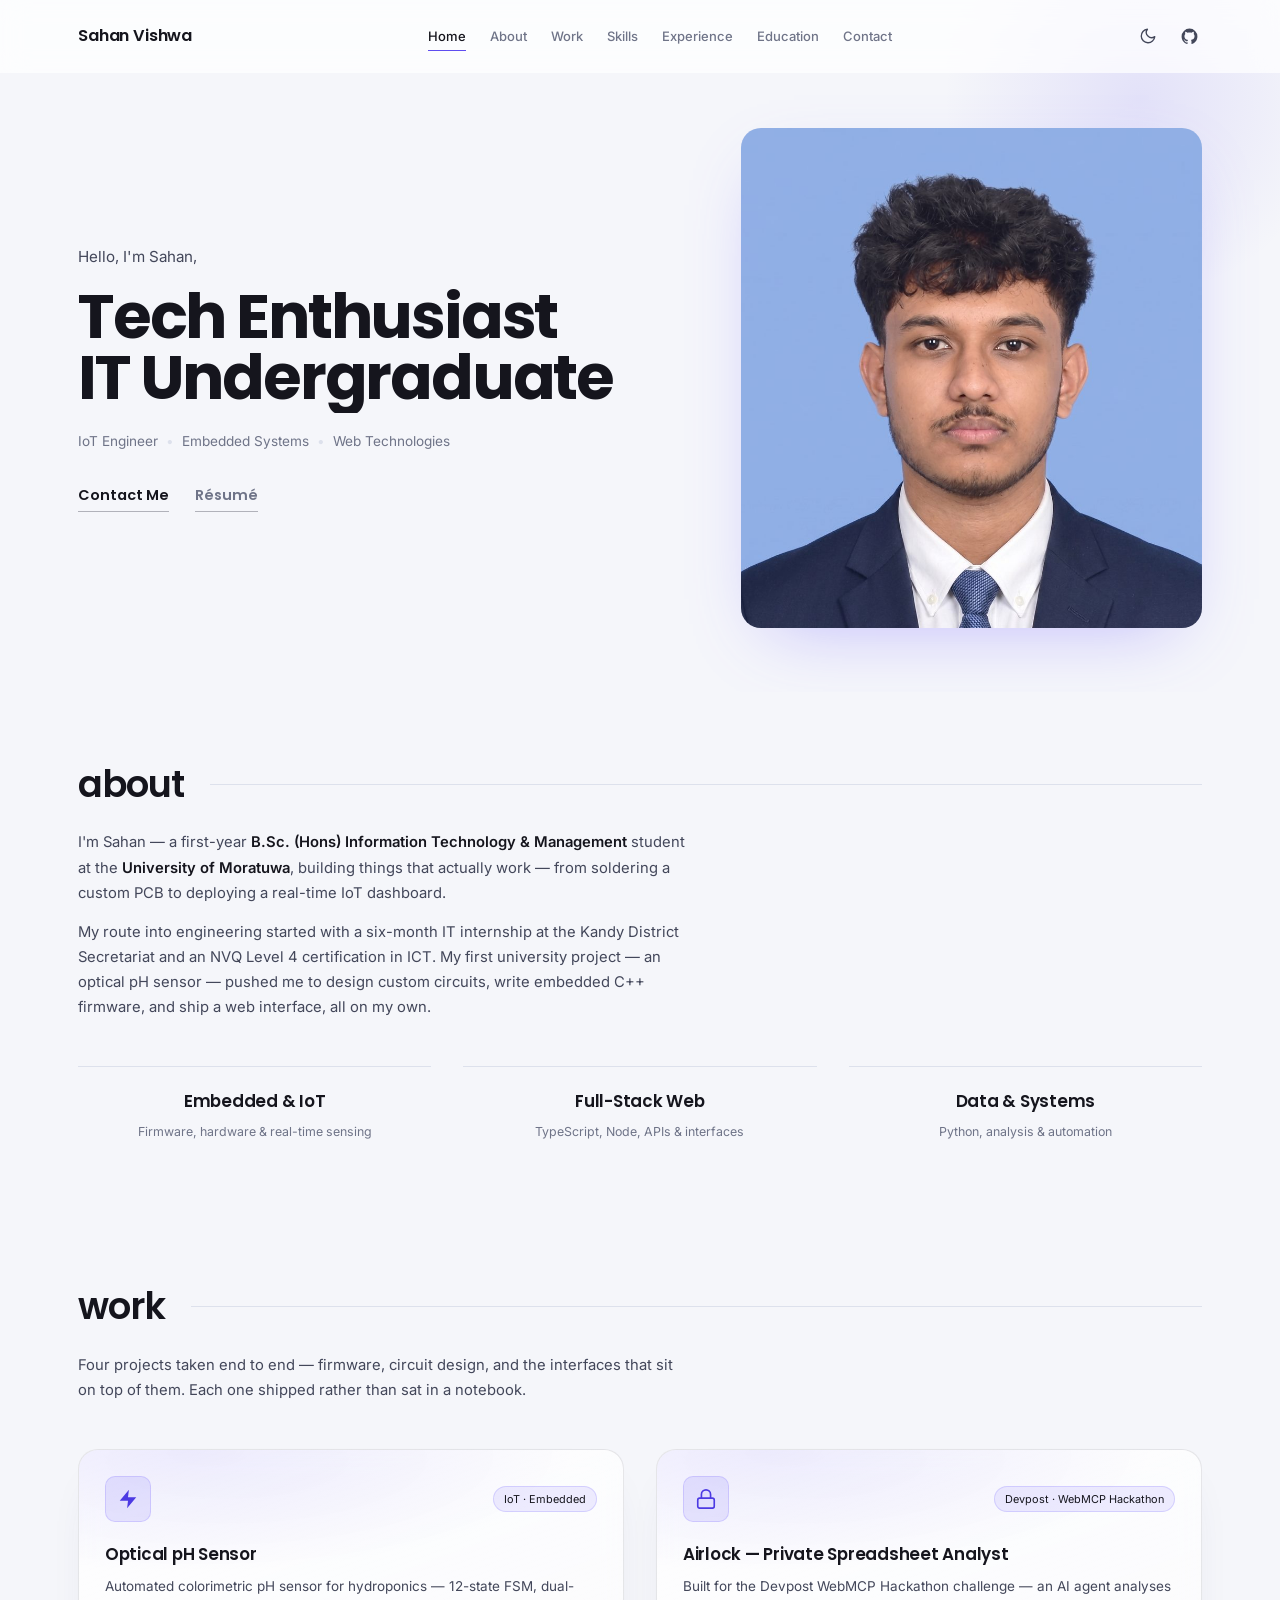
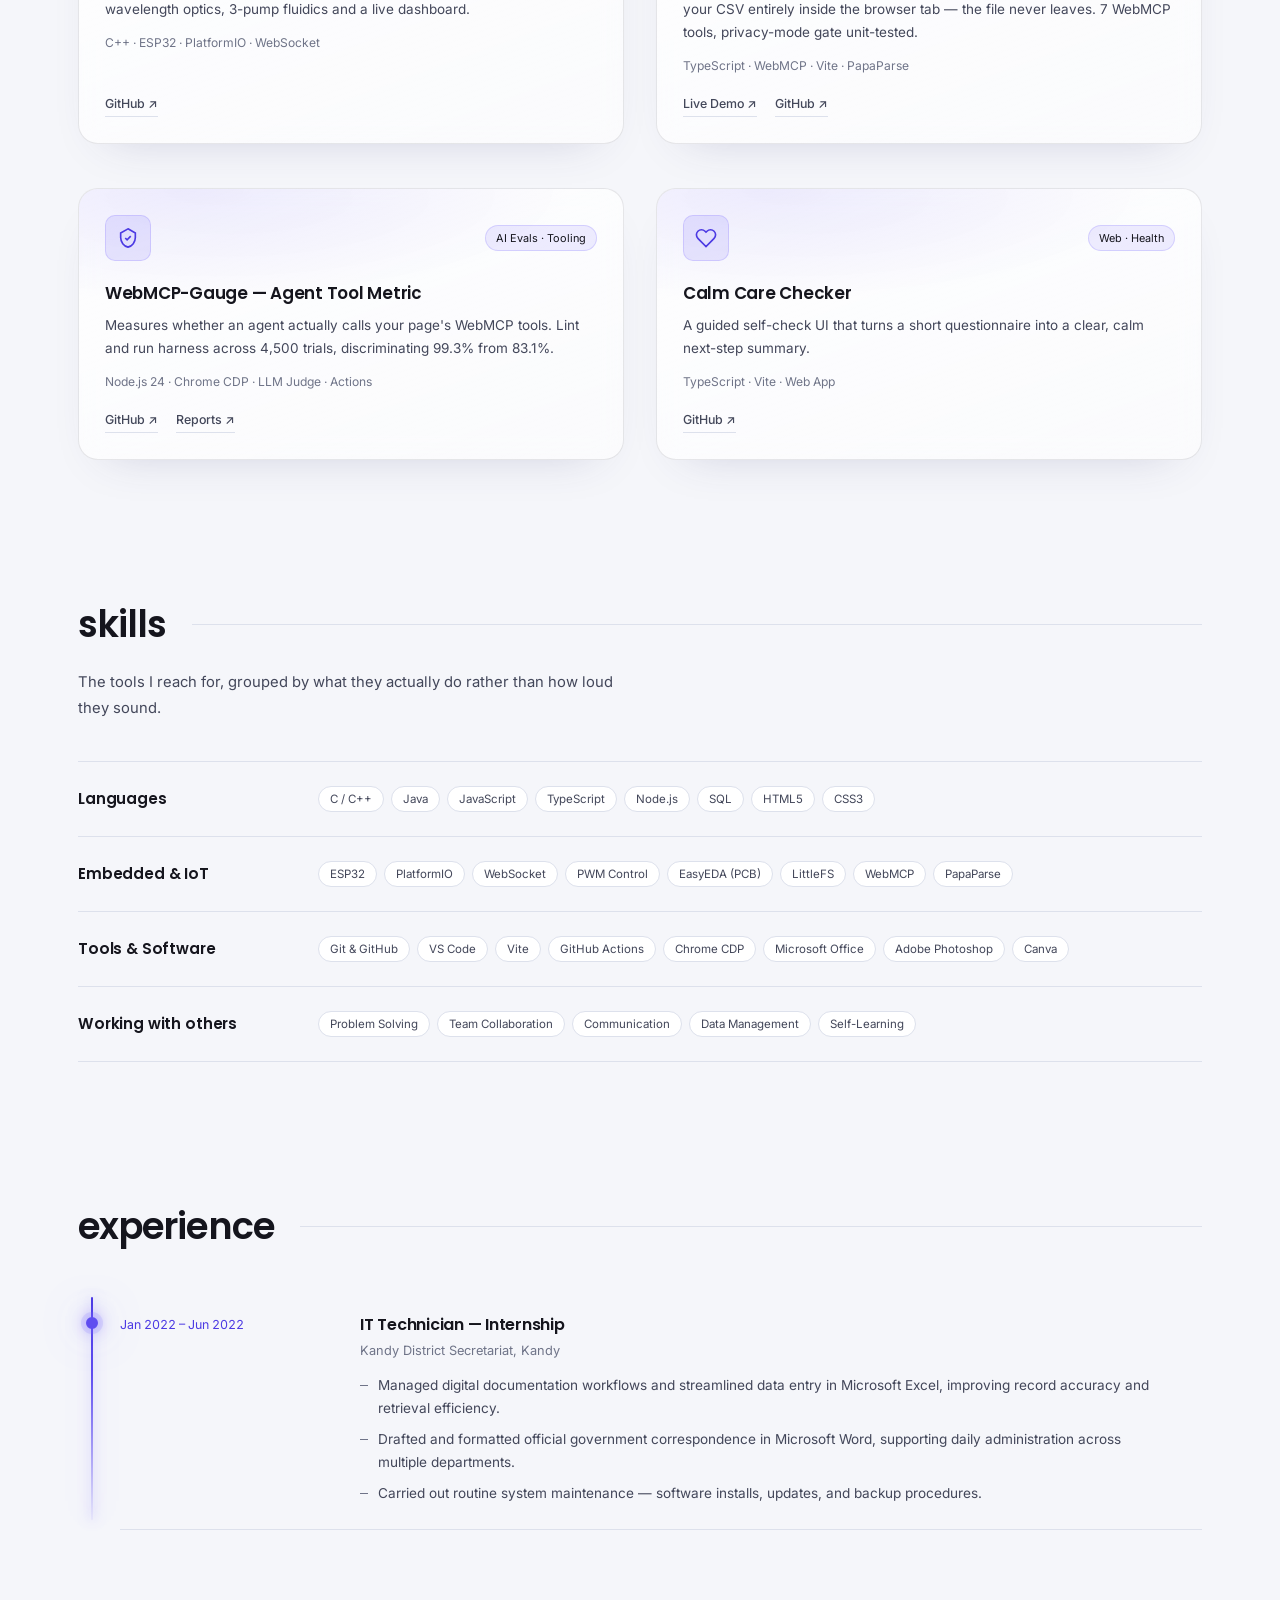
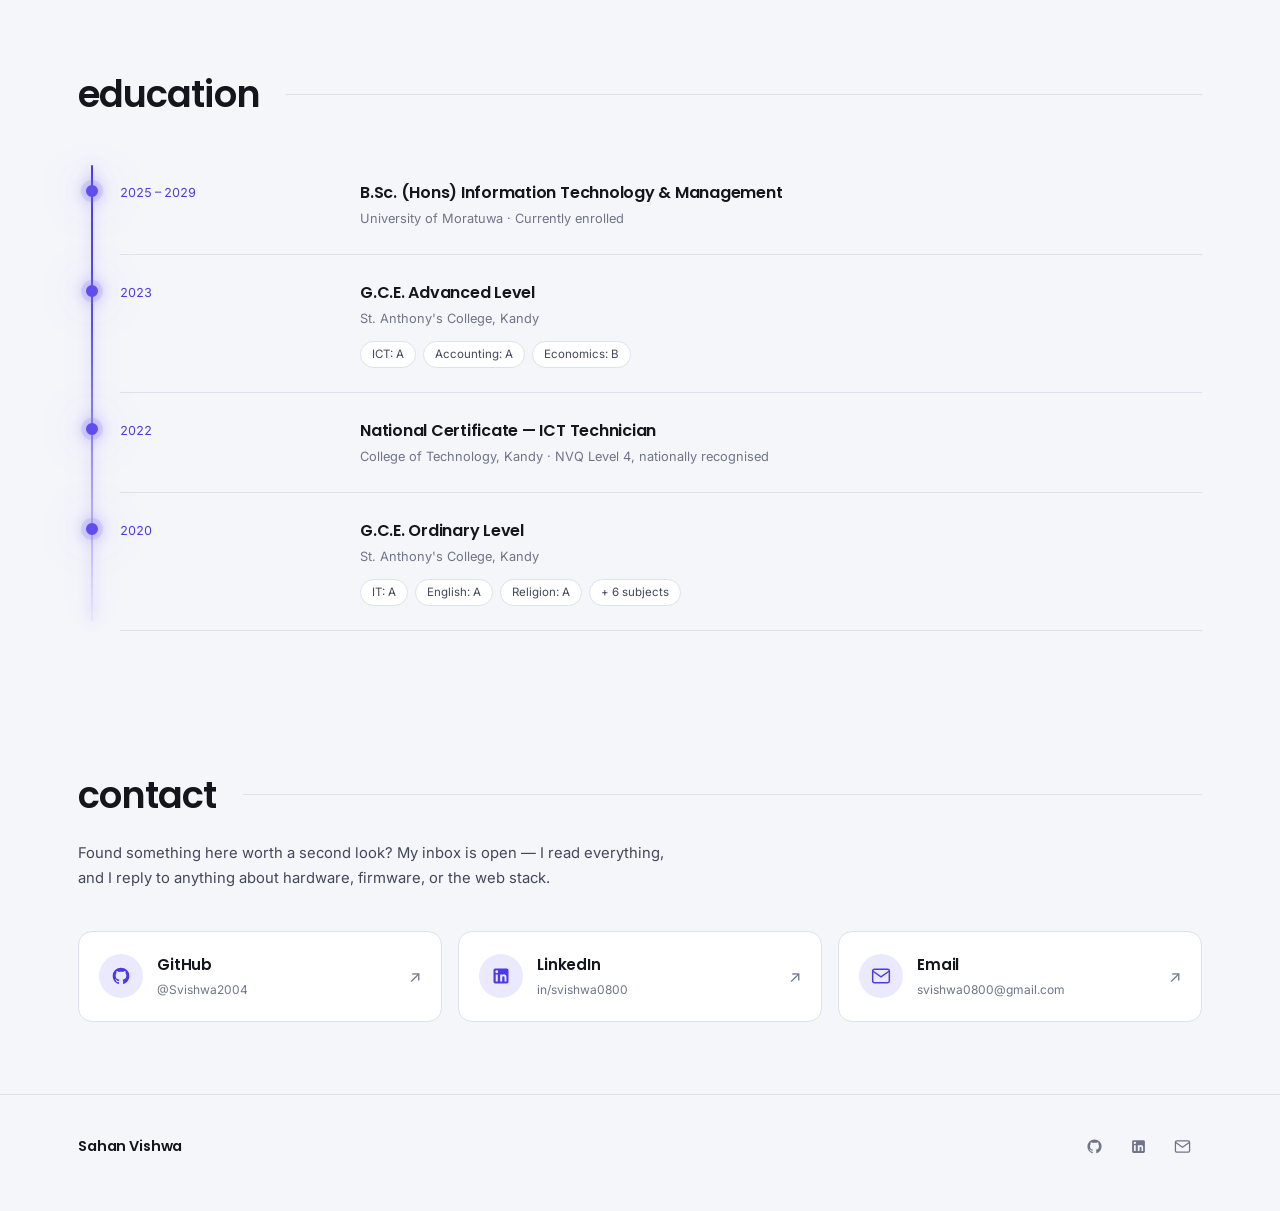
<file: index.html>
<!DOCTYPE html>
<html lang="en">
<head>
    <meta charset="UTF-8">
    <meta name="viewport" content="width=device-width, initial-scale=1.0">
    <title>Sahan Vishwa &mdash; Tech Enthusiast &amp; IT Undergraduate</title>
    <meta name="description" content="Portfolio of Sahan Vishwa Perera &mdash; IT Undergraduate at the University of Moratuwa, IoT Engineer, and tech enthusiast from Sri Lanka.">
    <link rel="preconnect" href="https://fonts.googleapis.com">
    <link rel="preconnect" href="https://fonts.gstatic.com" crossorigin>
    <link href="https://fonts.googleapis.com/css2?family=Inter:wght@400;500;600&family=Poppins:wght@500;600;700&display=swap" rel="stylesheet">
    <link rel="stylesheet" href="style.css">
    <meta name="theme-color" content="#0a0a12" id="themeColor">
    <script>
        document.documentElement.classList.add('js');
        try {
            var savedTheme = localStorage.getItem('sv-theme');
            if (!savedTheme) {
                savedTheme = (window.matchMedia && window.matchMedia('(prefers-color-scheme: light)').matches) ? 'light' : 'dark';
            }
            document.documentElement.dataset.theme = savedTheme === 'light' ? 'light' : 'dark';
        } catch (e) {
            document.documentElement.dataset.theme = 'dark';
        }
    </script>
</head>
<body>
<div class="scroll-progress" aria-hidden="true"><span id="scrollProgress"></span></div>

<!-- =============================================
     NAVBAR
     ============================================= -->
<nav id="navbar">
    <div class="nav-inner">
        <a href="#hero" class="nav-logo">Sahan Vishwa</a>

        <div class="nav-links">
            <a href="#hero" class="active">Home</a>
            <a href="#about">About</a>
            <a href="#projects">Work</a>
            <a href="#skills">Skills</a>
            <a href="#experience">Experience</a>
            <a href="#education">Education</a>
            <a href="#contact">Contact</a>
        </div>

        <div class="nav-actions">
            <button class="theme-toggle" id="themeToggle" aria-label="Switch to light theme" title="Switch to light theme" aria-pressed="false">
                <svg class="icon-sun" viewBox="0 0 24 24" fill="none" stroke="currentColor" stroke-width="1.8" stroke-linecap="round" aria-hidden="true"><circle cx="12" cy="12" r="4"/><path d="M12 2v2M12 20v2M4.93 4.93l1.41 1.41M17.66 17.66l1.41 1.41M2 12h2M20 12h2M4.93 19.07l1.41-1.41M17.66 6.34l1.41-1.41"/></svg>
                <svg class="icon-moon" viewBox="0 0 24 24" fill="none" stroke="currentColor" stroke-width="1.8" stroke-linecap="round" stroke-linejoin="round" aria-hidden="true"><path d="M21 12.79A9 9 0 1 1 11.21 3 7 7 0 0 0 21 12.79z"/></svg>
            </button>

            <a href="https://github.com/Svishwa2004" target="_blank" rel="noopener" class="nav-social" aria-label="GitHub">
                <svg viewBox="0 0 24 24" fill="currentColor" aria-hidden="true"><path d="M12 2A10 10 0 002 12c0 4.42 2.87 8.17 6.84 9.5.5.08.66-.23.66-.5v-1.69c-2.77.6-3.36-1.34-3.36-1.34-.46-1.16-1.11-1.47-1.11-1.47-.91-.62.07-.6.07-.6 1 .07 1.53 1.03 1.53 1.03.87 1.52 2.34 1.07 2.91.83.09-.65.35-1.09.63-1.34-2.22-.25-4.55-1.11-4.55-4.92 0-1.11.38-2 1.03-2.71-.1-.25-.45-1.29.1-2.64 0 0 .84-.27 2.75 1.02.79-.22 1.65-.33 2.5-.33.85 0 1.71.11 2.5.33 1.91-1.29 2.75-1.02 2.75-1.02.55 1.35.2 2.39.1 2.64.65.71 1.03 1.6 1.03 2.71 0 3.82-2.34 4.66-4.57 4.91.36.31.69.92.69 1.85V21c0 .27.16.59.67.5C19.14 20.16 22 16.42 22 12A10 10 0 0012 2z"/></svg>
            </a>

            <button class="nav-toggle" id="navToggle" onclick="toggleNav()" aria-label="Toggle navigation menu" aria-expanded="false" aria-controls="navDrawer">
                <span></span><span></span><span></span>
            </button>
        </div>
    </div>
</nav>

<div class="nav-drawer" id="navDrawer">
    <a href="#hero" onclick="closeNav()">Home</a>
    <a href="#about" onclick="closeNav()">About</a>
    <a href="#projects" onclick="closeNav()">Work</a>
    <a href="#skills" onclick="closeNav()">Skills</a>
    <a href="#experience" onclick="closeNav()">Experience</a>
    <a href="#education" onclick="closeNav()">Education</a>
    <a href="#contact" onclick="closeNav()">Contact</a>
</div>

<!-- =============================================
     HERO
     ============================================= -->
<main>
<section id="hero">
    <div class="container hero-grid">
        <div class="hero-copy">
            <p class="eyebrow reveal">Hello, I'm Sahan,</p>

            <h1 class="hero-title reveal reveal-delay-1" data-hero-title><span class="line"><span>Tech Enthusiast</span></span><span class="line"><span>IT Undergraduate</span></span></h1>

            <p class="hero-role reveal reveal-delay-2">
                IoT Engineer <i>&bull;</i> Embedded Systems <i>&bull;</i> Web Technologies
            </p>

            <div class="hero-links reveal reveal-delay-3">
                <a href="#contact" class="link-underline">Contact Me</a>
                <a href="resume.html" target="_blank" rel="noopener" class="link-underline is-mute">R&eacute;sum&eacute;</a>
            </div>
        </div>

        <div class="hero-portrait reveal reveal-delay-1" data-reveal="scale">
            <img src="hero.jpg" alt="Sahan Vishwa" width="880" height="1132" fetchpriority="high" decoding="async" onerror="this.style.display='none'">
        </div>
    </div>
</section>

<!-- =============================================
     ABOUT
     ============================================= -->
<section id="about">
    <div class="container">
        <h2 class="section-title reveal" data-reveal="left">about</h2>

        <p class="lead reveal">
            I'm Sahan &mdash; a first-year <strong>B.Sc. (Hons) Information Technology &amp; Management</strong>
            student at the <strong>University of Moratuwa</strong>, building things that actually work &mdash;
            from soldering a custom PCB to deploying a real-time IoT dashboard.
        </p>
        <p class="lead reveal">
            My route into engineering started with a six-month IT internship at the Kandy District
            Secretariat and an NVQ Level 4 certification in ICT. My first university project &mdash; an
            optical pH sensor &mdash; pushed me to design custom circuits, write embedded C++ firmware,
            and ship a web interface, all on my own.
        </p>

        <div class="focus-grid">
            <div class="focus reveal">
                <h3>Embedded &amp; IoT</h3>
                <p>Firmware, hardware &amp; real-time sensing</p>
            </div>
            <div class="focus reveal reveal-delay-1">
                <h3>Full-Stack Web</h3>
                <p>TypeScript, Node, APIs &amp; interfaces</p>
            </div>
            <div class="focus reveal reveal-delay-2">
                <h3>Data &amp; Systems</h3>
                <p>Python, analysis &amp; automation</p>
            </div>
        </div>
    </div>
</section>

<!-- =============================================
     WORK
     ============================================= -->
<section id="projects">
    <div class="container">
        <h2 class="section-title reveal" data-reveal="left">work</h2>

        <p class="lead reveal">
            Four projects taken end to end &mdash; firmware, circuit design, and the interfaces that sit
            on top of them. Each one shipped rather than sat in a notebook.
        </p>

        <div class="work-grid">
            <article class="work-card reveal">
                <div class="work-top">
                    <span class="work-icon" aria-hidden="true">
                        <svg viewBox="0 0 24 24" fill="currentColor" aria-hidden="true"><path d="M13 2L3 14h9l-1 8 10-12h-9l1-8z"/></svg>
                    </span>
                    <span class="work-tag">IoT &middot; Embedded</span>
                </div>
                <div class="work-body">
                    <h3 class="work-title">Optical pH Sensor</h3>
                    <p class="work-desc">Automated colorimetric pH sensor for hydroponics &mdash; 12-state FSM, dual-wavelength optics, 3-pump fluidics and a live dashboard.</p>
                    <p class="work-meta">C++ &middot; ESP32 &middot; PlatformIO &middot; WebSocket</p>
                    <div class="work-links">
                        <a href="https://github.com/Svishwa2004/Optical_Ph-sensor" target="_blank" rel="noopener">GitHub &#8599;</a>
                    </div>
                </div>
            </article>

            <article class="work-card reveal reveal-delay-1">
                <div class="work-top">
                    <span class="work-icon" aria-hidden="true">
                        <svg viewBox="0 0 24 24" fill="none" stroke="currentColor" stroke-width="1.8" aria-hidden="true"><rect x="3" y="11" width="18" height="11" rx="2"/><path d="M7 11V7a5 5 0 0 1 10 0v4"/></svg>
                    </span>
                    <span class="work-tag">Devpost &middot; WebMCP Hackathon</span>
                </div>
                <div class="work-body">
                    <h3 class="work-title">Airlock &mdash; Private Spreadsheet Analyst</h3>
                    <p class="work-desc">Built for the Devpost WebMCP Hackathon challenge &mdash; an AI agent analyses your CSV entirely inside the browser tab &mdash; the file never leaves. 7 WebMCP tools, privacy-mode gate unit-tested.</p>
                    <p class="work-meta">TypeScript &middot; WebMCP &middot; Vite &middot; PapaParse</p>
                    <div class="work-links">
                        <a href="https://airlock-app.netlify.app/" target="_blank" rel="noopener">Live Demo &#8599;</a>
                        <a href="https://github.com/Svishwa2004/airlock" target="_blank" rel="noopener">GitHub &#8599;</a>
                    </div>
                </div>
            </article>


            <article class="work-card reveal">
                <div class="work-top">
                    <span class="work-icon" aria-hidden="true">
                        <svg viewBox="0 0 24 24" fill="none" stroke="currentColor" stroke-width="1.8" aria-hidden="true"><path d="M12 2l8 4.5v5c0 5-3.4 9.3-8 10.5-4.6-1.2-8-5.5-8-10.5v-5L12 2z"/><path d="M9 12l2 2 4-4"/></svg>
                    </span>
                    <span class="work-tag">AI Evals &middot; Tooling</span>
                </div>
                <div class="work-body">
                    <h3 class="work-title">WebMCP-Gauge &mdash; Agent Tool Metric</h3>
                    <p class="work-desc">Measures whether an agent actually calls your page's WebMCP tools. Lint and run harness across 4,500 trials, discriminating 99.3% from 83.1%.</p>
                    <p class="work-meta">Node.js 24 &middot; Chrome CDP &middot; LLM Judge &middot; Actions</p>
                    <div class="work-links">
                        <a href="https://github.com/Svishwa2004/webmcp-gauge" target="_blank" rel="noopener">GitHub &#8599;</a>
                        <a href="https://github.com/Svishwa2004/webmcp-gauge/tree/main/reports" target="_blank" rel="noopener">Reports &#8599;</a>
                    </div>
                </div>
            </article>

            <article class="work-card reveal reveal-delay-1">
                <div class="work-top">
                    <span class="work-icon" aria-hidden="true">
                        <svg viewBox="0 0 24 24" fill="none" stroke="currentColor" stroke-width="1.8" aria-hidden="true"><path d="M20.84 4.61a5.5 5.5 0 00-7.78 0L12 5.67l-1.06-1.06a5.5 5.5 0 00-7.78 7.78l1.06 1.06L12 21.23l7.78-7.78 1.06-1.06a5.5 5.5 0 000-7.78z"/></svg>
                    </span>
                    <span class="work-tag">Web &middot; Health</span>
                </div>
                <div class="work-body">
                    <h3 class="work-title">Calm Care Checker</h3>
                    <p class="work-desc">A guided self-check UI that turns a short questionnaire into a clear, calm next-step summary.</p>
                    <p class="work-meta">TypeScript &middot; Vite &middot; Web App</p>
                    <div class="work-links">
                        <a href="https://github.com/Svishwa2004/calm-care-checker" target="_blank" rel="noopener">GitHub &#8599;</a>
                    </div>
                </div>
            </article>
        </div>
    </div>
</section>

<!-- =============================================
     SKILLS
     ============================================= -->
<section id="skills">
    <div class="container">
        <h2 class="section-title reveal" data-reveal="left">skills</h2>

        <p class="lead reveal">
            The tools I reach for, grouped by what they actually do rather than how loud they sound.
        </p>

        <div class="row-list row-list--spaced">
            <div class="row-item reveal">
                <div class="row-label">Languages</div>
                <div class="tag-list">
                    <span class="tag">C / C++</span>
                    <span class="tag">Java</span>
                    <span class="tag">JavaScript</span>
                    <span class="tag">TypeScript</span>
                    <span class="tag">Node.js</span>
                    <span class="tag">SQL</span>
                    <span class="tag">HTML5</span>
                    <span class="tag">CSS3</span>
                </div>
            </div>

            <div class="row-item reveal">
                <div class="row-label">Embedded &amp; IoT</div>
                <div class="tag-list">
                    <span class="tag">ESP32</span>
                    <span class="tag">PlatformIO</span>
                    <span class="tag">WebSocket</span>
                    <span class="tag">PWM Control</span>
                    <span class="tag">EasyEDA (PCB)</span>
                    <span class="tag">LittleFS</span>
                    <span class="tag">WebMCP</span>
                    <span class="tag">PapaParse</span>
                </div>
            </div>

            <div class="row-item reveal">
                <div class="row-label">Tools &amp; Software</div>
                <div class="tag-list">
                    <span class="tag">Git &amp; GitHub</span>
                    <span class="tag">VS Code</span>
                    <span class="tag">Vite</span>
                    <span class="tag">GitHub Actions</span>
                    <span class="tag">Chrome CDP</span>
                    <span class="tag">Microsoft Office</span>
                    <span class="tag">Adobe Photoshop</span>
                    <span class="tag">Canva</span>
                </div>
            </div>

            <div class="row-item reveal">
                <div class="row-label">Working with others</div>
                <div class="tag-list">
                    <span class="tag">Problem Solving</span>
                    <span class="tag">Team Collaboration</span>
                    <span class="tag">Communication</span>
                    <span class="tag">Data Management</span>
                    <span class="tag">Self-Learning</span>
                </div>
            </div>
        </div>
    </div>
</section>


<!-- =============================================
     EXPERIENCE
     ============================================= -->
<section id="experience">
    <div class="container">
        <h2 class="section-title reveal" data-reveal="left">experience</h2>

        <div class="row-list row-list--spaced timeline">
            <div class="row-item reveal">
                <div class="row-date">Jan 2022 &ndash; Jun 2022</div>
                <div>
                    <h3 class="row-title">IT Technician &mdash; Internship</h3>
                    <p class="row-sub">Kandy District Secretariat, Kandy</p>
                    <ul class="bullets">
                        <li>Managed digital documentation workflows and streamlined data entry in Microsoft Excel, improving record accuracy and retrieval efficiency.</li>
                        <li>Drafted and formatted official government correspondence in Microsoft Word, supporting daily administration across multiple departments.</li>
                        <li>Carried out routine system maintenance &mdash; software installs, updates, and backup procedures.</li>
                    </ul>
                </div>
            </div>
        </div>
    </div>
</section>

<!-- =============================================
     EDUCATION
     ============================================= -->
<section id="education">
    <div class="container">
        <h2 class="section-title reveal" data-reveal="left">education</h2>

        <div class="row-list row-list--spaced timeline">
            <div class="row-item reveal">
                <div class="row-date">2025 &ndash; 2029</div>
                <div>
                    <h3 class="row-title">B.Sc. (Hons) Information Technology &amp; Management</h3>
                    <p class="row-sub">University of Moratuwa &middot; Currently enrolled</p>
                </div>
            </div>

            <div class="row-item reveal">
                <div class="row-date">2023</div>
                <div>
                    <h3 class="row-title">G.C.E. Advanced Level</h3>
                    <p class="row-sub">St. Anthony's College, Kandy</p>
                    <div class="tag-list" style="margin-top:12px">
                        <span class="tag">ICT: A</span>
                        <span class="tag">Accounting: A</span>
                        <span class="tag">Economics: B</span>
                    </div>
                </div>
            </div>

            <div class="row-item reveal">
                <div class="row-date">2022</div>
                <div>
                    <h3 class="row-title">National Certificate &mdash; ICT Technician</h3>
                    <p class="row-sub">College of Technology, Kandy &middot; NVQ Level 4, nationally recognised</p>
                </div>
            </div>

            <div class="row-item reveal">
                <div class="row-date">2020</div>
                <div>
                    <h3 class="row-title">G.C.E. Ordinary Level</h3>
                    <p class="row-sub">St. Anthony's College, Kandy</p>
                    <div class="tag-list" style="margin-top:12px">
                        <span class="tag">IT: A</span>
                        <span class="tag">English: A</span>
                        <span class="tag">Religion: A</span>
                        <span class="tag">+ 6 subjects</span>
                    </div>
                </div>
            </div>
        </div>
    </div>
</section>

<!-- =============================================
     CONTACT
     ============================================= -->
<section id="contact">
    <div class="container">
        <h2 class="section-title reveal" data-reveal="left">contact</h2>

        <p class="lead reveal">
            Found something here worth a second look? My inbox is open &mdash; I read everything,
            and I reply to anything about hardware, firmware, or the web stack.
        </p>

        <div class="social-grid">
            <a class="social-card reveal" href="https://github.com/Svishwa2004" target="_blank" rel="noopener" aria-label="GitHub profile">
                <span class="social-icon" aria-hidden="true">
                    <svg viewBox="0 0 24 24" fill="currentColor"><path d="M12 2A10 10 0 002 12c0 4.42 2.87 8.17 6.84 9.5.5.08.66-.23.66-.5v-1.69c-2.77.6-3.36-1.34-3.36-1.34-.46-1.16-1.11-1.47-1.11-1.47-.91-.62.07-.6.07-.6 1 .07 1.53 1.03 1.53 1.03.87 1.52 2.34 1.07 2.91.83.09-.65.35-1.09.63-1.34-2.22-.25-4.55-1.11-4.55-4.92 0-1.11.38-2 1.03-2.71-.1-.25-.45-1.29.1-2.64 0 0 .84-.27 2.75 1.02.79-.22 1.65-.33 2.5-.33.85 0 1.71.11 2.5.33 1.91-1.29 2.75-1.02 2.75-1.02.55 1.35.2 2.39.1 2.64.65.71 1.03 1.6 1.03 2.71 0 3.82-2.34 4.66-4.57 4.91.36.31.69.92.69 1.85V21c0 .27.16.59.67.5C19.14 20.16 22 16.42 22 12A10 10 0 0012 2z"/></svg>
                </span>
                <span class="social-text">
                    <span class="social-name">GitHub</span>
                    <span class="social-handle">@Svishwa2004</span>
                </span>
                <span class="social-arrow" aria-hidden="true">&#8599;</span>
            </a>

            <a class="social-card reveal reveal-delay-1" href="https://linkedin.com/in/svishwa0800" target="_blank" rel="noopener" aria-label="LinkedIn profile">
                <span class="social-icon" aria-hidden="true">
                    <svg viewBox="0 0 24 24" fill="currentColor"><path d="M19 3a2 2 0 012 2v14a2 2 0 01-2 2H5a2 2 0 01-2-2V5a2 2 0 012-2h14m-.5 15.5v-5.3a3.26 3.26 0 00-3.26-3.26 2.4 2.4 0 00-1.77.72v-.57H11v8.41h2.47v-4.67a1.4 1.4 0 011.4-1.4 1.4 1.4 0 011.4 1.4v4.67h2.73M6.88 8.56a1.68 1.68 0 001.68-1.68A1.69 1.69 0 006.88 5.2a1.69 1.69 0 00-1.68 1.68A1.68 1.68 0 006.88 8.56M8.11 18.5V10.09H5.65v8.41h2.46z"/></svg>
                </span>
                <span class="social-text">
                    <span class="social-name">LinkedIn</span>
                    <span class="social-handle">in/svishwa0800</span>
                </span>
                <span class="social-arrow" aria-hidden="true">&#8599;</span>
            </a>

            <a class="social-card reveal reveal-delay-2" href="mailto:svishwa0800@gmail.com" aria-label="Send an email">
                <span class="social-icon" aria-hidden="true">
                    <svg viewBox="0 0 24 24" fill="none" stroke="currentColor" stroke-width="1.8"><path d="M4 4h16c1.1 0 2 .9 2 2v12c0 1.1-.9 2-2 2H4c-1.1 0-2-.9-2-2V6c0-1.1.9-2 2-2z"/><polyline points="22,6 12,13 2,6"/></svg>
                </span>
                <span class="social-text">
                    <span class="social-name">Email</span>
                    <span class="social-handle">svishwa0800@gmail.com</span>
                </span>
                <span class="social-arrow" aria-hidden="true">&#8599;</span>
            </a>
        </div>
    </div>
</section>
</main>

<!-- =============================================
     FOOTER
     ============================================= -->
<footer class="site-footer">
    <div class="container footer-inner">
        <span class="footer-name">Sahan Vishwa</span>

        <div class="footer-social">
            <a href="https://github.com/Svishwa2004" target="_blank" rel="noopener" aria-label="GitHub">
                <svg viewBox="0 0 24 24" fill="currentColor" aria-hidden="true"><path d="M12 2A10 10 0 002 12c0 4.42 2.87 8.17 6.84 9.5.5.08.66-.23.66-.5v-1.69c-2.77.6-3.36-1.34-3.36-1.34-.46-1.16-1.11-1.47-1.11-1.47-.91-.62.07-.6.07-.6 1 .07 1.53 1.03 1.53 1.03.87 1.52 2.34 1.07 2.91.83.09-.65.35-1.09.63-1.34-2.22-.25-4.55-1.11-4.55-4.92 0-1.11.38-2 1.03-2.71-.1-.25-.45-1.29.1-2.64 0 0 .84-.27 2.75 1.02.79-.22 1.65-.33 2.5-.33.85 0 1.71.11 2.5.33 1.91-1.29 2.75-1.02 2.75-1.02.55 1.35.2 2.39.1 2.64.65.71 1.03 1.6 1.03 2.71 0 3.82-2.34 4.66-4.57 4.91.36.31.69.92.69 1.85V21c0 .27.16.59.67.5C19.14 20.16 22 16.42 22 12A10 10 0 0012 2z"/></svg>
            </a>
            <a href="https://linkedin.com/in/svishwa0800" target="_blank" rel="noopener" aria-label="LinkedIn">
                <svg viewBox="0 0 24 24" fill="currentColor" aria-hidden="true"><path d="M19 3a2 2 0 012 2v14a2 2 0 01-2 2H5a2 2 0 01-2-2V5a2 2 0 012-2h14m-.5 15.5v-5.3a3.26 3.26 0 00-3.26-3.26 2.4 2.4 0 00-1.77.72v-.57H11v8.41h2.47v-4.67a1.4 1.4 0 011.4-1.4 1.4 1.4 0 011.4 1.4v4.67h2.73M6.88 8.56a1.68 1.68 0 001.68-1.68A1.69 1.69 0 006.88 5.2a1.69 1.69 0 00-1.68 1.68A1.68 1.68 0 006.88 8.56M8.11 18.5V10.09H5.65v8.41h2.46z"/></svg>
            </a>
            <a href="mailto:svishwa0800@gmail.com" aria-label="Email">
                <svg viewBox="0 0 24 24" fill="none" stroke="currentColor" stroke-width="1.8" aria-hidden="true"><path d="M4 4h16c1.1 0 2 .9 2 2v12c0 1.1-.9 2-2 2H4c-1.1 0-2-.9-2-2V6c0-1.1.9-2 2-2z"/><polyline points="22,6 12,13 2,6"/></svg>
            </a>
        </div>
    </div>
</footer>

<button id="toTop" aria-label="Back to top" title="Back to top">
    <svg viewBox="0 0 24 24" fill="none" stroke="currentColor" stroke-width="2" aria-hidden="true"><path d="M12 19V5M5 12l7-7 7 7"/></svg>
</button>

<script src="main.js"></script>
</body>
</html>
</file>
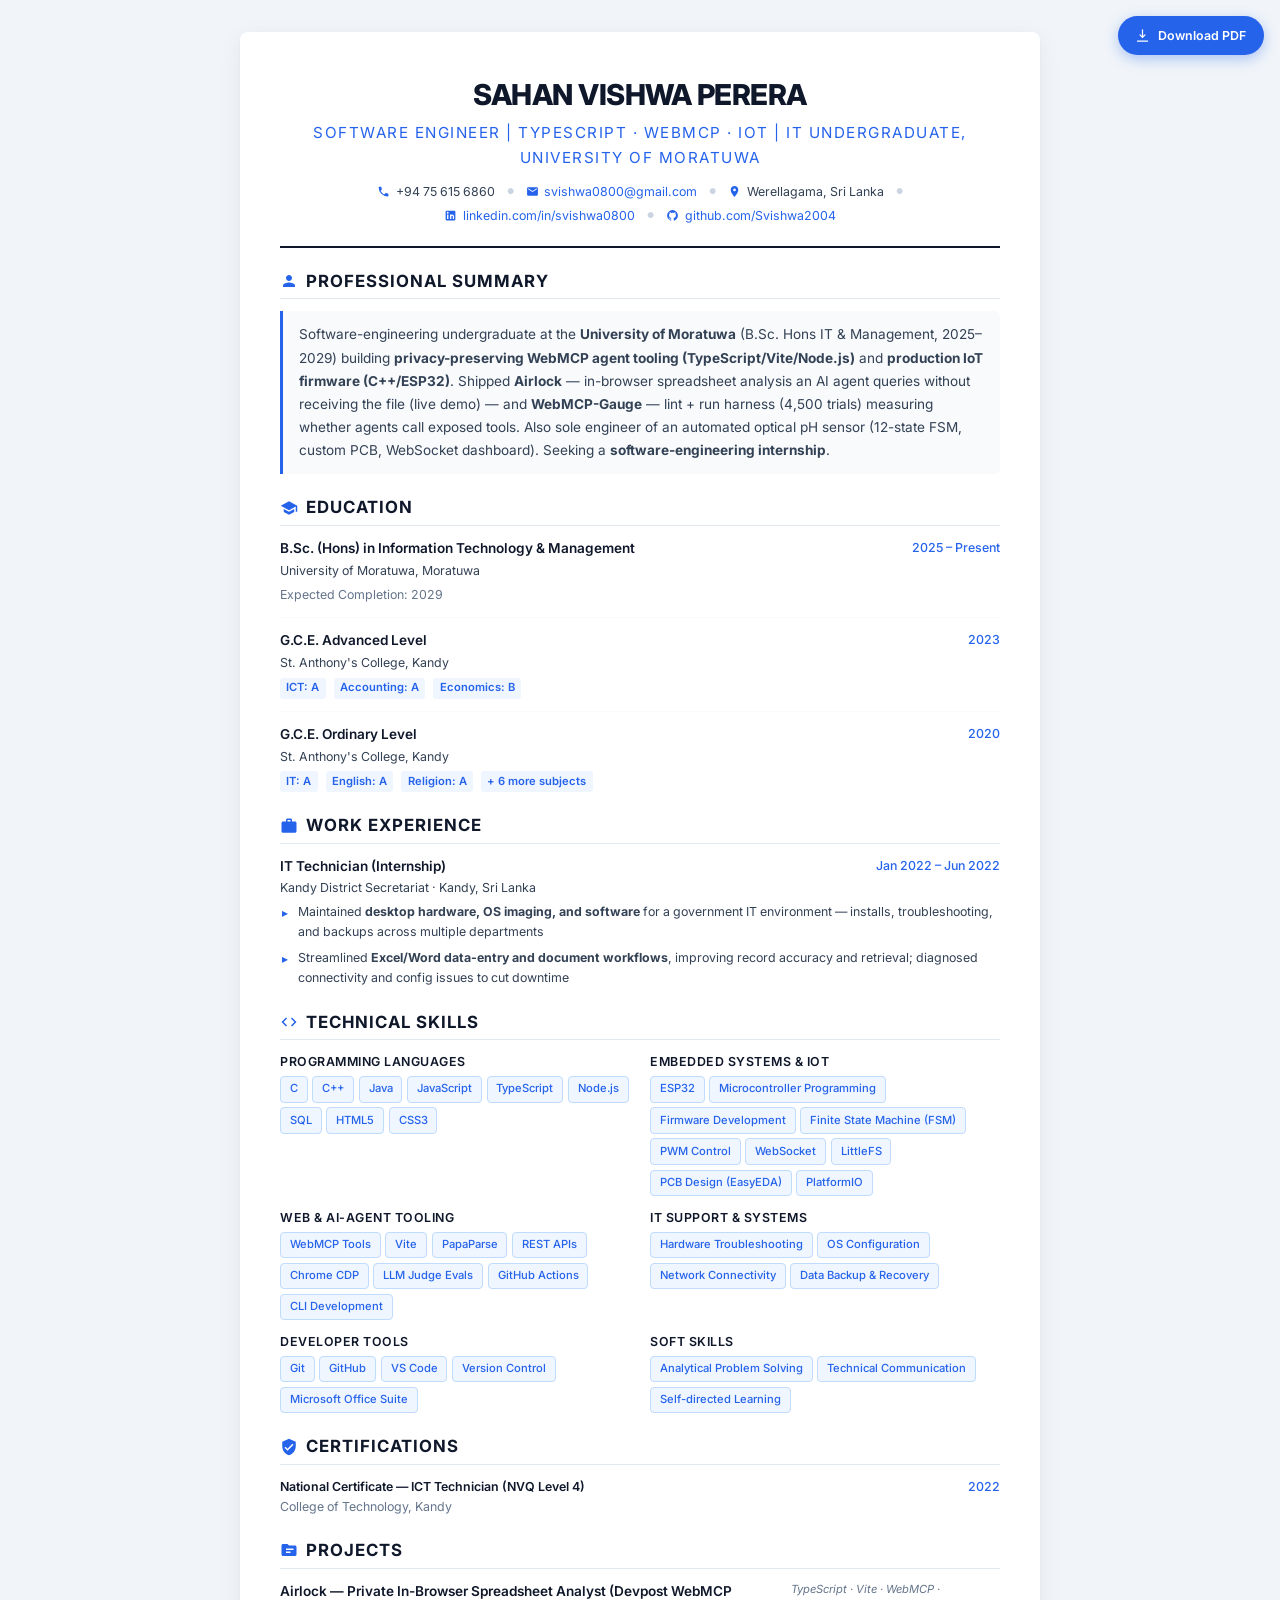
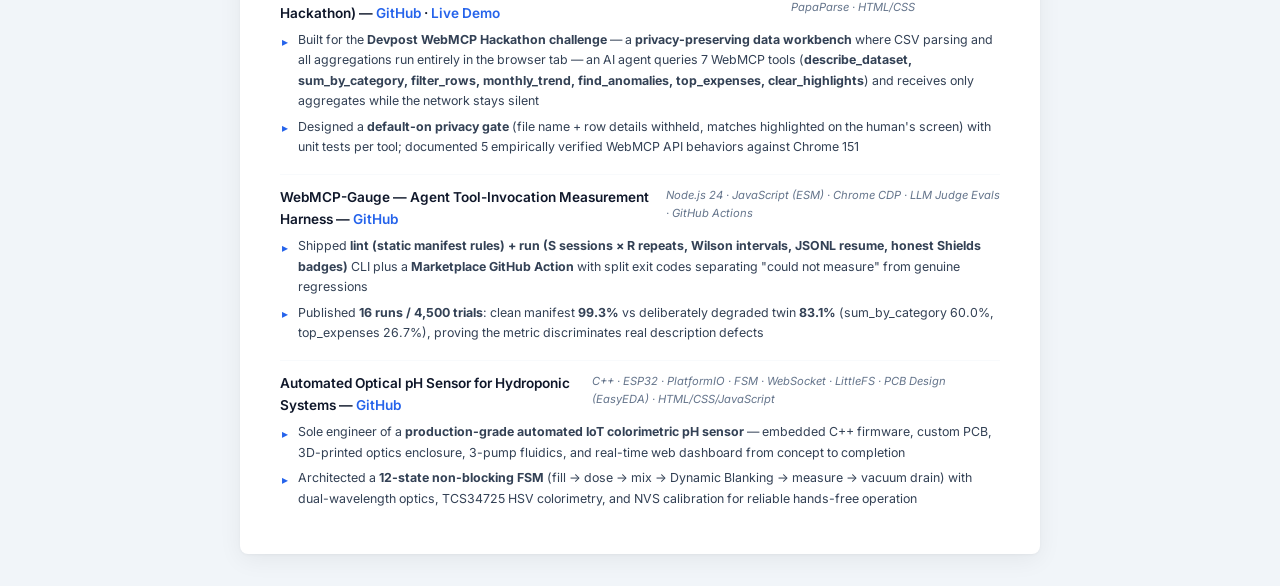
<file: resume.html>
<!DOCTYPE html>
<html lang="en">
<head>
    <meta charset="UTF-8">
    <meta name="viewport" content="width=device-width, initial-scale=1.0">
    <meta name="description" content="Resume of Sahan Vishwa Perera — IT Undergraduate at University of Moratuwa, IT Technician with hands-on experience in system troubleshooting, hardware maintenance, and data management.">
    <title>Sahan Vishwa — Resume</title>
    <link rel="preconnect" href="https://fonts.googleapis.com">
    <link rel="preconnect" href="https://fonts.gstatic.com" crossorigin>
    <link href="https://fonts.googleapis.com/css2?family=Inter:wght@300;400;500;600;700;800&display=swap" rel="stylesheet">
    <style>
        /* ============================================
           DESIGN SYSTEM — Tokens & Variables
           ============================================ */
        :root {
            /* Color Palette */
            --color-primary: #0f172a;       /* Deep Navy — headings, name */
            --color-secondary: #334155;     /* Slate — body text */
            --color-accent: #2563eb;        /* Vivid Blue — links, accents */
            --color-accent-light: #3b82f6;  /* Lighter blue — hover states */
            --color-accent-bg: #eff6ff;     /* Pale blue — skill tag bg */
            --color-accent-border: #bfdbfe; /* Light blue — borders */
            --color-muted: #64748b;         /* Muted gray — dates, secondary info */
            --color-border: #e2e8f0;        /* Light border */
            --color-bg: #ffffff;            /* White background */
            --color-surface: #f8fafc;       /* Slightly off-white surface */
            --color-dot: #cbd5e1;           /* Separator dots */

            /* Typography */
            --font-family: 'Inter', -apple-system, BlinkMacSystemFont, 'Segoe UI', sans-serif;
            --font-size-xs: 0.7rem;
            --font-size-sm: 0.775rem;
            --font-size-base: 0.85rem;
            --font-size-md: 0.95rem;
            --font-size-lg: 1.05rem;
            --font-size-xl: 1.3rem;
            --font-size-2xl: 1.8rem;

            /* Spacing */
            --space-xs: 0.25rem;
            --space-sm: 0.5rem;
            --space-md: 0.75rem;
            --space-lg: 1rem;
            --space-xl: 1.25rem;
            --space-2xl: 1.5rem;

            /* Layout */
            --page-max-width: 800px;
            --page-padding: 2.5rem;
            --section-gap: 1.25rem;
            --border-radius: 6px;
        }

        /* ============================================
           RESET & BASE
           ============================================ */
        *,
        *::before,
        *::after {
            margin: 0;
            padding: 0;
            box-sizing: border-box;
        }

        html {
            font-size: 16px;
            -webkit-font-smoothing: antialiased;
            -moz-osx-font-smoothing: grayscale;
        }

        body {
            font-family: var(--font-family);
            color: var(--color-secondary);
            background: #f1f5f9;
            line-height: 1.6;
            font-size: var(--font-size-base);
        }

        a {
            color: var(--color-accent);
            text-decoration: none;
            transition: color 0.2s ease;
        }

        a:hover {
            color: var(--color-accent-light);
        }

        /* ============================================
           PAGE CONTAINER
           ============================================ */
        .resume {
            max-width: var(--page-max-width);
            margin: 2rem auto;
            background: var(--color-bg);
            padding: var(--page-padding);
            box-shadow:
                0 1px 3px rgba(0, 0, 0, 0.04),
                0 6px 24px rgba(0, 0, 0, 0.06);
            border-radius: 8px;
        }

        /* ============================================
           HEADER — Name + Contact
           ============================================ */
        .header {
            text-align: center;
            padding-bottom: var(--space-xl);
            border-bottom: 2px solid var(--color-primary);
            margin-bottom: var(--section-gap);
        }

        .header__name {
            font-size: var(--font-size-2xl);
            font-weight: 800;
            color: var(--color-primary);
            letter-spacing: -0.5px;
            margin-bottom: 0.2rem;
            text-transform: uppercase;
        }

        .header__title {
            font-size: var(--font-size-md);
            font-weight: 400;
            color: var(--color-accent);
            letter-spacing: 1.5px;
            text-transform: uppercase;
            margin-bottom: var(--space-md);
        }

        .header__contact {
            display: flex;
            justify-content: center;
            align-items: center;
            flex-wrap: wrap;
            gap: var(--space-xs) var(--space-md);
            font-size: var(--font-size-sm);
            color: var(--color-secondary);
        }

        .header__contact-item {
            display: inline-flex;
            align-items: center;
            gap: 0.35rem;
        }

        .header__contact-item svg {
            width: 13px;
            height: 13px;
            fill: var(--color-accent);
            flex-shrink: 0;
        }

        .header__separator {
            color: var(--color-dot);
            font-size: 0.5rem;
            user-select: none;
        }

        /* ============================================
           SECTION — Reusable section block
           ============================================ */
        .section {
            margin-bottom: var(--section-gap);
        }

        .section:last-child {
            margin-bottom: 0;
        }

        .section__header {
            display: flex;
            align-items: center;
            gap: var(--space-sm);
            margin-bottom: var(--space-md);
            padding-bottom: var(--space-xs);
            border-bottom: 1.5px solid var(--color-border);
        }

        .section__icon {
            width: 18px;
            height: 18px;
            fill: var(--color-accent);
            flex-shrink: 0;
        }

        .section__title {
            font-size: var(--font-size-lg);
            font-weight: 700;
            color: var(--color-primary);
            text-transform: uppercase;
            letter-spacing: 1px;
        }

        /* ============================================
           PROFESSIONAL SUMMARY
           ============================================ */
        .summary__text {
            font-size: var(--font-size-base);
            line-height: 1.7;
            color: var(--color-secondary);
            border-left: 3px solid var(--color-accent);
            padding-left: var(--space-lg);
            background: var(--color-surface);
            padding: var(--space-md) var(--space-lg);
            border-radius: 0 var(--border-radius) var(--border-radius) 0;
        }

        /* ============================================
           EDUCATION
           ============================================ */
        .education-item {
            display: flex;
            justify-content: space-between;
            align-items: flex-start;
            margin-bottom: var(--space-md);
            padding-bottom: var(--space-md);
            border-bottom: 1px solid var(--color-surface);
        }

        .education-item:last-child {
            margin-bottom: 0;
            padding-bottom: 0;
            border-bottom: none;
        }

        .education-item__main {
            flex: 1;
        }

        .education-item__degree {
            font-size: var(--font-size-base);
            font-weight: 600;
            color: var(--color-primary);
        }

        .education-item__school {
            font-size: var(--font-size-sm);
            color: var(--color-secondary);
            margin-top: 0.1rem;
        }

        .education-item__details {
            font-size: var(--font-size-sm);
            color: var(--color-muted);
            margin-top: 0.25rem;
        }

        .education-item__date {
            font-size: var(--font-size-sm);
            font-weight: 500;
            color: var(--color-accent);
            white-space: nowrap;
            margin-left: var(--space-lg);
            min-width: 100px;
            text-align: right;
        }

        .grade-highlight {
            display: inline-block;
            background: var(--color-accent-bg);
            color: var(--color-accent);
            font-weight: 600;
            font-size: var(--font-size-xs);
            padding: 0.1rem 0.4rem;
            border-radius: 3px;
            margin-right: 0.3rem;
        }

        /* ============================================
           EXPERIENCE
           ============================================ */
        .experience-item {
            margin-bottom: var(--space-md);
        }

        .experience-item__header {
            display: flex;
            justify-content: space-between;
            align-items: flex-start;
            margin-bottom: var(--space-xs);
        }

        .experience-item__role {
            font-size: var(--font-size-base);
            font-weight: 600;
            color: var(--color-primary);
        }

        .experience-item__company {
            font-size: var(--font-size-sm);
            color: var(--color-secondary);
        }

        .experience-item__date {
            font-size: var(--font-size-sm);
            font-weight: 500;
            color: var(--color-accent);
            white-space: nowrap;
            min-width: 100px;
            text-align: right;
        }

        .experience-item__bullets {
            list-style: none;
            padding-left: var(--space-lg);
            margin-top: var(--space-xs);
        }

        .experience-item__bullets li {
            position: relative;
            font-size: var(--font-size-sm);
            line-height: 1.65;
            margin-bottom: 0.3rem;
            padding-left: 0.1rem;
        }

        .experience-item__bullets li::before {
            content: '▸';
            position: absolute;
            left: -0.9rem;
            color: var(--color-accent);
            font-size: 0.75rem;
            top: 0.1rem;
        }

        /* ============================================
           SKILLS
           ============================================ */
        .skills-grid {
            display: grid;
            grid-template-columns: 1fr 1fr;
            gap: var(--space-md) var(--space-xl);
        }

        .skills-category__label {
            font-size: var(--font-size-sm);
            font-weight: 600;
            color: var(--color-primary);
            margin-bottom: var(--space-xs);
            text-transform: uppercase;
            letter-spacing: 0.5px;
        }

        .skills-category__tags {
            display: flex;
            flex-wrap: wrap;
            gap: 0.3rem;
        }

        .skill-tag {
            display: inline-block;
            background: var(--color-accent-bg);
            color: var(--color-accent);
            font-size: var(--font-size-xs);
            font-weight: 500;
            padding: 0.2rem 0.55rem;
            border-radius: 4px;
            border: 1px solid var(--color-accent-border);
            transition: all 0.2s ease;
        }

        .skill-tag:hover {
            background: var(--color-accent);
            color: white;
            transform: translateY(-1px);
        }

        /* ============================================
           CERTIFICATIONS
           ============================================ */
        .cert-item {
            display: flex;
            justify-content: space-between;
            align-items: flex-start;
            margin-bottom: var(--space-sm);
        }

        .cert-item:last-child {
            margin-bottom: 0;
        }

        .cert-item__name {
            font-size: var(--font-size-sm);
            font-weight: 600;
            color: var(--color-primary);
        }

        .cert-item__issuer {
            font-size: var(--font-size-sm);
            color: var(--color-muted);
        }

        .cert-item__date {
            font-size: var(--font-size-sm);
            font-weight: 500;
            color: var(--color-accent);
            white-space: nowrap;
            text-align: right;
        }

        /* ============================================
           PROJECTS — Ready for future use
           ============================================ */
        .project-item {
            margin-bottom: var(--space-md);
            padding-bottom: var(--space-md);
            border-bottom: 1px solid var(--color-surface);
        }

        .project-item:last-child {
            margin-bottom: 0;
            padding-bottom: 0;
            border-bottom: none;
        }

        .project-item__header {
            display: flex;
            justify-content: space-between;
            align-items: flex-start;
        }

        .project-item__name {
            font-size: var(--font-size-base);
            font-weight: 600;
            color: var(--color-primary);
        }

        .project-item__tech {
            font-size: var(--font-size-xs);
            color: var(--color-muted);
            font-style: italic;
        }

        .project-item__desc {
            font-size: var(--font-size-sm);
            line-height: 1.6;
            margin-top: var(--space-xs);
        }

        /* ============================================
           TOOLBAR — Download button (screen only)
           ============================================ */
        .resume-toolbar {
            position: fixed;
            top: 1rem;
            right: 1rem;
            z-index: 50;
        }

        .download-btn {
            display: inline-flex;
            align-items: center;
            gap: 0.5rem;
            background: var(--color-accent);
            color: #fff;
            font-size: var(--font-size-sm);
            font-weight: 600;
            padding: 0.6rem 1.1rem;
            border-radius: 999px;
            box-shadow: 0 4px 14px rgba(37, 99, 235, 0.35);
            transition: background 0.2s ease, transform 0.2s ease;
        }

        .download-btn:hover {
            background: var(--color-accent-light);
            color: #fff;
            transform: translateY(-1px);
        }

        .download-btn svg {
            width: 15px;
            height: 15px;
            fill: none;
            stroke: currentColor;
            stroke-width: 2;
        }

        /* ============================================
           PRINT STYLES — For PDF export & Single Page Print
           ============================================ */
        @page {
            size: A4 portrait;
            margin: 8mm;
        }

        @media print {
            .resume-toolbar {
                display: none;
            }

            html, body {
                background: white;
                font-size: 10.5pt;
                width: 100%;
                height: 100%;
            }

            .resume {
                margin: 0 auto;
                padding: 8mm 10mm;
                box-shadow: none;
                border-radius: 0;
                max-width: 100%;
                width: 100%;
            }

            .header {
                border-bottom-color: var(--color-primary) !important;
            }

            .skill-tag:hover {
                background: var(--color-accent-bg);
                color: var(--color-accent);
                transform: none;
            }

            a {
                color: var(--color-accent) !important;
            }

            /* Native list markers in print: custom positioned
               ::before markers make Chrome emit <li> text out of
               reading order in the PDF text layer (breaks ATS parsing). */
            .experience-item__bullets {
                list-style: disc;
                padding-left: 1.2rem;
            }

            .experience-item__bullets li {
                position: static;
                padding-left: 0;
            }

            .experience-item__bullets li::before {
                content: none;
            }

            /* Linear single-column flow so the PDF text layer
               follows reading order (no grid/flex interleaving). */
            .skills-grid {
                display: block;
            }

            .skills-category {
                margin-bottom: var(--space-md);
            }

            .project-item__header,
            .experience-item__header,
            .education-item {
                display: block;
            }

            .education-item__date,
            .experience-item__date,
            .cert-item__date {
                text-align: left;
                margin-left: 0;
            }

            /* NOTE: no break-after/break-inside:avoid rules here on
               purpose — they make Chrome emit PDF text out of
               reading order (verified by extraction tests). */

            .education-item,
            .experience-item,
            .cert-item {
                break-inside: avoid;
            }
        }

        @media (max-width: 600px) {
            .resume {
                margin: 0;
                padding: 1.5rem;
                border-radius: 0;
            }

            .header__contact {
                flex-direction: column;
                gap: 0.3rem;
            }

            .header__separator {
                display: none;
            }

            .skills-grid {
                grid-template-columns: 1fr;
            }

            .education-item,
            .experience-item__header,
            .cert-item {
                flex-direction: column;
            }

            .education-item__date,
            .experience-item__date,
            .cert-item__date {
                text-align: left;
                margin-left: 0;
                margin-top: 0.2rem;
            }
        }
    </style>
</head>
<body>

<div class="resume-toolbar">
    <a class="download-btn" href="Sahan-Vishwa-Resume.pdf" download="Sahan-Vishwa-Resume.pdf" aria-label="Download resume as PDF">
        <svg viewBox="0 0 24 24" xmlns="http://www.w3.org/2000/svg"><path d="M12 3v12m0 0l-4-4m4 4l4-4M4 21h16" stroke-linecap="round" stroke-linejoin="round"/></svg>
        Download PDF
    </a>
</div>

<div class="resume">
    <!-- ===== HEADER ===== -->
    <header class="header">
        <h1 class="header__name">Sahan Vishwa Perera</h1>
        <p class="header__title">Software Engineer | TypeScript · WebMCP · IoT | IT Undergraduate, University of Moratuwa</p>
        <div class="header__contact">
            <span class="header__contact-item">
                <svg viewBox="0 0 24 24" xmlns="http://www.w3.org/2000/svg"><path d="M6.62 10.79a15.05 15.05 0 006.59 6.59l2.2-2.2a1 1 0 011.01-.24 11.72 11.72 0 003.67.59 1 1 0 011 1V20a1 1 0 01-1 1A17 17 0 013 4a1 1 0 011-1h3.27a1 1 0 011 1 11.72 11.72 0 00.59 3.67 1 1 0 01-.25 1.01l-2.2 2.2z"/></svg>
                +94 75 615 6860
            </span>
            <span class="header__separator">●</span>
            <span class="header__contact-item">
                <svg viewBox="0 0 24 24" xmlns="http://www.w3.org/2000/svg"><path d="M20 4H4a2 2 0 00-2 2v12a2 2 0 002 2h16a2 2 0 002-2V6a2 2 0 00-2-2zm0 4l-8 5-8-5V6l8 5 8-5v2z"/></svg>
                <a href="mailto:svishwa0800@gmail.com">svishwa0800@gmail.com</a>
            </span>
            <span class="header__separator">●</span>
            <span class="header__contact-item">
                <svg viewBox="0 0 24 24" xmlns="http://www.w3.org/2000/svg"><path d="M12 2C8.13 2 5 5.13 5 9c0 5.25 7 13 7 13s7-7.75 7-13c0-3.87-3.13-7-7-7zm0 9.5A2.5 2.5 0 1112 6.5a2.5 2.5 0 010 5z"/></svg>
                Werellagama, Sri Lanka
            </span>
            <span class="header__separator">●</span>
            <span class="header__contact-item">
                <svg viewBox="0 0 24 24" xmlns="http://www.w3.org/2000/svg"><path d="M19 3a2 2 0 012 2v14a2 2 0 01-2 2H5a2 2 0 01-2-2V5a2 2 0 012-2h14m-.5 15.5v-5.3a3.26 3.26 0 00-3.26-3.26 2.4 2.4 0 00-1.77.72v-.57H11v8.41h2.47v-4.67a1.4 1.4 0 011.4-1.4 1.4 1.4 0 011.4 1.4v4.67h2.73M6.88 8.56a1.68 1.68 0 001.68-1.68A1.69 1.69 0 006.88 5.2a1.69 1.69 0 00-1.68 1.68 1.69 1.69 0 001.68 1.68M8.11 18.5V10.09H5.65v8.41h2.46z"/></svg>
                <a href="https://linkedin.com/in/svishwa0800" target="_blank">linkedin.com/in/svishwa0800</a>
            </span>
            <span class="header__separator">●</span>
            <span class="header__contact-item">
                <svg viewBox="0 0 24 24" xmlns="http://www.w3.org/2000/svg"><path d="M12 2A10 10 0 002 12c0 4.42 2.87 8.17 6.84 9.5.5.08.66-.23.66-.5v-1.69c-2.77.6-3.36-1.34-3.36-1.34-.46-1.16-1.11-1.47-1.11-1.47-.91-.62.07-.6.07-.6 1 .07 1.53 1.03 1.53 1.03.87 1.52 2.34 1.07 2.91.83.09-.65.35-1.09.63-1.34-2.22-.25-4.55-1.11-4.55-4.92 0-1.11.38-2 1.03-2.71-.1-.25-.45-1.29.1-2.64 0 0 .84-.27 2.75 1.02.79-.22 1.65-.33 2.5-.33.85 0 1.71.11 2.5.33 1.91-1.29 2.75-1.02 2.75-1.02.55 1.35.2 2.39.1 2.64.65.71 1.03 1.6 1.03 2.71 0 3.82-2.34 4.66-4.57 4.91.36.31.69.92.69 1.85V21c0 .27.16.59.67.5C19.14 20.16 22 16.42 22 12A10 10 0 0012 2z"/></svg>
                <a href="https://github.com/Svishwa2004" target="_blank">github.com/Svishwa2004</a>
            </span>
        </div>
    </header>

    <!-- ===== PROFESSIONAL SUMMARY ===== -->
    <section class="section" id="summary">
        <div class="section__header">
            <svg class="section__icon" viewBox="0 0 24 24"><path d="M12 12c2.21 0 4-1.79 4-4s-1.79-4-4-4-4 1.79-4 4 1.79 4 4 4zm0 2c-2.67 0-8 1.34-8 4v2h16v-2c0-2.66-5.33-4-8-4z"/></svg>
            <h2 class="section__title">Professional Summary</h2>
        </div>
        <p class="summary__text">
            Software-engineering undergraduate at the <strong>University of Moratuwa</strong> (B.Sc. Hons IT &amp; Management, 2025–2029) building <strong>privacy-preserving WebMCP agent tooling (TypeScript/Vite/Node.js)</strong> and <strong>production IoT firmware (C++/ESP32)</strong>. Shipped <strong>Airlock</strong> — in-browser spreadsheet analysis an AI agent queries without receiving the file (live demo) — and <strong>WebMCP-Gauge</strong> — lint + run harness (4,500 trials) measuring whether agents call exposed tools. Also sole engineer of an automated optical pH sensor (12-state FSM, custom PCB, WebSocket dashboard). Seeking a <strong>software-engineering internship</strong>.
        </p>
    </section>

    <!-- ===== EDUCATION ===== -->
    <section class="section" id="education">
        <div class="section__header">
            <svg class="section__icon" viewBox="0 0 24 24"><path d="M5 13.18v4L12 21l7-3.82v-4L12 17l-7-3.82zM12 3L1 9l11 6 9-4.91V17h2V9L12 3z"/></svg>
            <h2 class="section__title">Education</h2>
        </div>

        <div class="education-item">
            <div class="education-item__main">
                <div class="education-item__degree">B.Sc. (Hons) in Information Technology &amp; Management</div>
                <div class="education-item__school">University of Moratuwa, Moratuwa</div>
                <div class="education-item__details">Expected Completion: 2029</div>
            </div>
            <div class="education-item__date">2025 – Present</div>
        </div>

        <div class="education-item">
            <div class="education-item__main">
                <div class="education-item__degree">G.C.E. Advanced Level</div>
                <div class="education-item__school">St. Anthony's College, Kandy</div>
                <div class="education-item__details">
                    <span class="grade-highlight">ICT: A</span>
                    <span class="grade-highlight">Accounting: A</span>
                    <span class="grade-highlight">Economics: B</span>
                </div>
            </div>
            <div class="education-item__date">2023</div>
        </div>

        <div class="education-item">
            <div class="education-item__main">
                <div class="education-item__degree">G.C.E. Ordinary Level</div>
                <div class="education-item__school">St. Anthony's College, Kandy</div>
                <div class="education-item__details">
                    <span class="grade-highlight">IT: A</span>
                    <span class="grade-highlight">English: A</span>
                    <span class="grade-highlight">Religion: A</span>
                    <span class="grade-highlight">+ 6 more subjects</span>
                </div>
            </div>
            <div class="education-item__date">2020</div>
        </div>
    </section>

    <!-- ===== PROFESSIONAL EXPERIENCE ===== -->
    <section class="section" id="experience">
        <div class="section__header">
            <svg class="section__icon" viewBox="0 0 24 24"><path d="M20 6h-4V4c0-1.11-.89-2-2-2h-4c-1.11 0-2 .89-2 2v2H4c-1.11 0-2 .89-2 2v11c0 1.11.89 2 2 2h16c1.11 0 2-.89 2-2V8c0-1.11-.89-2-2-2zm-6 0h-4V4h4v2z"/></svg>
            <h2 class="section__title">Work Experience</h2>
        </div>

        <div class="experience-item">
            <div class="experience-item__header">
                <div>
                    <div class="experience-item__role">IT Technician (Internship)</div>
                    <div class="experience-item__company">Kandy District Secretariat · Kandy, Sri Lanka</div>
                </div>
                <div class="experience-item__date">Jan 2022 – Jun 2022</div>
            </div>
            <ul class="experience-item__bullets">
                <li>Maintained <strong>desktop hardware, OS imaging, and software</strong> for a government IT environment — installs, troubleshooting, and backups across multiple departments</li>
                <li>Streamlined <strong>Excel/Word data-entry and document workflows</strong>, improving record accuracy and retrieval; diagnosed connectivity and config issues to cut downtime</li>
            </ul>
        </div>
    </section>

    <!-- ===== TECHNICAL SKILLS ===== -->
    <section class="section" id="skills">
        <div class="section__header">
            <svg class="section__icon" viewBox="0 0 24 24"><path d="M9.4 16.6L4.8 12l4.6-4.6L8 6l-6 6 6 6 1.4-1.4zm5.2 0L19.2 12l-4.6-4.6L16 6l6 6-6 6-1.4-1.4z"/></svg>
            <h2 class="section__title">Technical Skills</h2>
        </div>

        <div class="skills-grid">
            <div class="skills-category">
                <div class="skills-category__label">Programming Languages</div>
                <div class="skills-category__tags">
                    <span class="skill-tag">C</span>
                    <span class="skill-tag">C++</span>
                    <span class="skill-tag">Java</span>
                    <span class="skill-tag">JavaScript</span>
                    <span class="skill-tag">TypeScript</span>
                    <span class="skill-tag">Node.js</span>
                    <span class="skill-tag">SQL</span>
                    <span class="skill-tag">HTML5</span>
                    <span class="skill-tag">CSS3</span>
                </div>
            </div>

            <div class="skills-category">
                <div class="skills-category__label">Embedded Systems &amp; IoT</div>
                <div class="skills-category__tags">
                    <span class="skill-tag">ESP32</span>
                    <span class="skill-tag">Microcontroller Programming</span>
                    <span class="skill-tag">Firmware Development</span>
                    <span class="skill-tag">Finite State Machine (FSM)</span>
                    <span class="skill-tag">PWM Control</span>
                    <span class="skill-tag">WebSocket</span>
                    <span class="skill-tag">LittleFS</span>
                    <span class="skill-tag">PCB Design (EasyEDA)</span>
                    <span class="skill-tag">PlatformIO</span>
                </div>
            </div>

            <div class="skills-category">
                <div class="skills-category__label">Web &amp; AI-Agent Tooling</div>
                <div class="skills-category__tags">
                    <span class="skill-tag">WebMCP Tools</span>
                    <span class="skill-tag">Vite</span>
                    <span class="skill-tag">PapaParse</span>
                    <span class="skill-tag">REST APIs</span>
                    <span class="skill-tag">Chrome CDP</span>
                    <span class="skill-tag">LLM Judge Evals</span>
                    <span class="skill-tag">GitHub Actions</span>
                    <span class="skill-tag">CLI Development</span>
                </div>
            </div>

            <div class="skills-category">
                <div class="skills-category__label">IT Support &amp; Systems</div>
                <div class="skills-category__tags">
                    <span class="skill-tag">Hardware Troubleshooting</span>
                    <span class="skill-tag">OS Configuration</span>
                    <span class="skill-tag">Network Connectivity</span>
                    <span class="skill-tag">Data Backup &amp; Recovery</span>
                </div>
            </div>

            <div class="skills-category">
                <div class="skills-category__label">Developer Tools</div>
                <div class="skills-category__tags">
                    <span class="skill-tag">Git</span>
                    <span class="skill-tag">GitHub</span>
                    <span class="skill-tag">VS Code</span>
                    <span class="skill-tag">Version Control</span>
                    <span class="skill-tag">Microsoft Office Suite</span>
                </div>
            </div>

            <div class="skills-category">
                <div class="skills-category__label">Soft Skills</div>
                <div class="skills-category__tags">
                    <span class="skill-tag">Analytical Problem Solving</span>
                    <span class="skill-tag">Technical Communication</span>
                    <span class="skill-tag">Self-directed Learning</span>
                </div>
            </div>
        </div>
    </section>

    <!-- ===== CERTIFICATIONS ===== -->
    <section class="section" id="certifications">
        <div class="section__header">
            <svg class="section__icon" viewBox="0 0 24 24"><path d="M12 1L3 5v6c0 5.55 3.84 10.74 9 12 5.16-1.26 9-6.45 9-12V5l-9-4zm-2 16l-4-4 1.41-1.41L10 14.17l6.59-6.59L18 9l-8 8z"/></svg>
            <h2 class="section__title">Certifications</h2>
        </div>

        <div class="cert-item">
            <div>
                <div class="cert-item__name">National Certificate — ICT Technician (NVQ Level 4)</div>
                <div class="cert-item__issuer">College of Technology, Kandy</div>
            </div>
            <div class="cert-item__date">2022</div>
        </div>
    </section>

    <!-- ===== PROJECTS ===== -->
    <section class="section" id="projects">
        <div class="section__header">
            <svg class="section__icon" viewBox="0 0 24 24"><path d="M20 6h-8l-2-2H4c-1.1 0-2 .9-2 2v12c0 1.1.9 2 2 2h16c1.1 0 2-.9 2-2V8c0-1.1-.9-2-2-2zm-6 10H8v-2h6v2zm4-4H8V10h10v2z"/></svg>
            <h2 class="section__title">Projects</h2>
        </div>

        <div class="project-item">
            <div class="project-item__header">
                <div class="project-item__name">Airlock — Private In-Browser Spreadsheet Analyst (Devpost WebMCP Hackathon) — <a href="https://github.com/Svishwa2004/airlock" target="_blank">GitHub</a> · <a href="https://airlock-app.netlify.app/" target="_blank">Live Demo</a></div>
                <div class="project-item__tech">TypeScript · Vite · WebMCP · PapaParse · HTML/CSS</div>
            </div>
            <ul class="experience-item__bullets" style="margin-top: 0.35rem;">
                <li>Built for the <strong>Devpost WebMCP Hackathon challenge</strong> — a <strong>privacy-preserving data workbench</strong> where CSV parsing and all aggregations run entirely in the browser tab — an AI agent queries 7 WebMCP tools (<strong>describe_dataset, sum_by_category, filter_rows, monthly_trend, find_anomalies, top_expenses, clear_highlights</strong>) and receives only aggregates while the network stays silent</li>
                <li>Designed a <strong>default-on privacy gate</strong> (file name + row details withheld, matches highlighted on the human's screen) with unit tests per tool; documented 5 empirically verified WebMCP API behaviors against Chrome 151</li>
            </ul>
        </div>

        <div class="project-item">
            <div class="project-item__header">
                <div class="project-item__name">WebMCP-Gauge — Agent Tool-Invocation Measurement Harness — <a href="https://github.com/Svishwa2004/webmcp-gauge" target="_blank">GitHub</a></div>
                <div class="project-item__tech">Node.js 24 · JavaScript (ESM) · Chrome CDP · LLM Judge Evals · GitHub Actions</div>
            </div>
            <ul class="experience-item__bullets" style="margin-top: 0.35rem;">
                <li>Shipped <strong>lint (static manifest rules) + run (S sessions × R repeats, Wilson intervals, JSONL resume, honest Shields badges)</strong> CLI plus a <strong>Marketplace GitHub Action</strong> with split exit codes separating "could not measure" from genuine regressions</li>
                <li>Published <strong>16 runs / 4,500 trials</strong>: clean manifest <strong>99.3%</strong> vs deliberately degraded twin <strong>83.1%</strong> (sum_by_category 60.0%, top_expenses 26.7%), proving the metric discriminates real description defects</li>
            </ul>
        </div>

        <div class="project-item">
            <div class="project-item__header">
                <div class="project-item__name">Automated Optical pH Sensor for Hydroponic Systems — <a href="https://github.com/Svishwa2004/Optical_Ph-sensor" target="_blank">GitHub</a></div>
                <div class="project-item__tech">C++ · ESP32 · PlatformIO · FSM · WebSocket · LittleFS · PCB Design (EasyEDA) · HTML/CSS/JavaScript</div>
            </div>
            <ul class="experience-item__bullets" style="margin-top: 0.35rem;">
                <li>Sole engineer of a <strong>production-grade automated IoT colorimetric pH sensor</strong> — embedded C++ firmware, custom PCB, 3D-printed optics enclosure, 3-pump fluidics, and real-time web dashboard from concept to completion</li>
                <li>Architected a <strong>12-state non-blocking FSM</strong> (fill → dose → mix → Dynamic Blanking → measure → vacuum drain) with dual-wavelength optics, TCS34725 HSV colorimetry, and NVS calibration for reliable hands-free operation</li>
            </ul>
        </div>
    </section>

</div>

</body>
</html>
</file>
<file: style.css>
/* =============================================
   SAHAN VISHWA - PORTFOLIO
   Near-black canvas, geometric display type,
   hairline rules, restrained violet accent.
   ============================================= */

/* =============================================
   DESIGN TOKENS
   ============================================= */
:root {
    --bg: #0a0a12;
    --bg-soft: #0d0d16;
    --surface: #12121c;
    --surface-hi: #171722;

    --line: #24242f;
    --line-soft: #1a1a24;

    --ink: #f3f3f6;
    --ink-2: #a3a3b1;
    --ink-3: #6c6c7a;

    --accent: #7b6cff;
    --accent-hi: #9a8dff;
    --accent-soft: rgba(123, 108, 255, 0.14);

    --font-display: 'Poppins', 'Inter', system-ui, sans-serif;
    --font: 'Inter', system-ui, -apple-system, 'Segoe UI', sans-serif;

    --nav-h: 72px;
    --container: 1180px;
    --gutter: 28px;

    --r-lg: 20px;
    --r-md: 14px;
    --r-sm: 10px;
    --r-pill: 999px;

    --dur: 200ms;
    --ease: cubic-bezier(0.22, 1, 0.36, 1);
}

/* Light theme — same tokens, paper canvas */
html[data-theme="light"] {
    --bg: #f5f6fa;
    --bg-soft: #ffffff;
    --surface: #ffffff;
    --surface-hi: #ebedf4;

    --line: #dde1ec;
    --line-soft: #e9edf6;

    --ink: #15151d;
    --ink-2: #43475a;
    --ink-3: #6f7488;

    --accent: #5f4df0;
    --accent-hi: #4c3ae3;
    --accent-soft: rgba(95, 77, 240, 0.12);
}

/* =============================================
   RESET & BASE
   ============================================= */
*, *::before, *::after { margin: 0; padding: 0; box-sizing: border-box; }

html {
    scroll-behavior: smooth;
    scroll-padding-top: calc(var(--nav-h) + 16px);
    font-size: 16px;
    -webkit-font-smoothing: antialiased;
    -moz-osx-font-smoothing: grayscale;
}

body {
    font-family: var(--font);
    background: var(--bg);
    color: var(--ink-2);
    line-height: 1.7;
    font-size: 0.95rem;
    overflow-x: hidden;
    transition: background-color 300ms var(--ease), color 300ms var(--ease);
}

a { text-decoration: none; color: inherit; }
ul { list-style: none; }

img {
    max-width: 100%;
    display: block;
    outline: 1px solid rgba(255, 255, 255, 0.08);
    outline-offset: -1px;
}
html[data-theme="light"] img { outline-color: rgba(20, 20, 40, 0.1); }

::selection { background: var(--accent); color: #fff; }

/* =============================================
   NAVBAR
   ============================================= */
#navbar {
    position: fixed;
    top: 0;
    left: 0;
    right: 0;
    z-index: 100;
    background: rgba(10, 10, 18, 0.72);
    backdrop-filter: blur(14px);
    -webkit-backdrop-filter: blur(14px);
    border-bottom: 1px solid transparent;
    transition-property: background-color, border-color;
    transition-duration: var(--dur);
    transition-timing-function: var(--ease);
}

#navbar.scrolled {
    background: rgba(10, 10, 18, 0.92);
    border-bottom-color: var(--line-soft);
}
html[data-theme="light"] #navbar { background: rgba(255, 255, 255, 0.72); }
html[data-theme="light"] #navbar.scrolled { background: rgba(255, 255, 255, 0.92); }

.nav-inner {
    max-width: var(--container);
    margin: 0 auto;
    padding: 0 var(--gutter);
    height: var(--nav-h);
    display: flex;
    align-items: center;
    justify-content: space-between;
    gap: 20px;
}

.nav-logo {
    font-family: var(--font-display);
    font-size: 1.02rem;
    font-weight: 600;
    letter-spacing: -0.01em;
    color: var(--ink);
    white-space: nowrap;
    transition-property: color;
    transition-duration: var(--dur);
    transition-timing-function: var(--ease);
}
.nav-logo:hover { color: var(--accent-hi); }

.nav-links {
    display: flex;
    align-items: center;
    gap: 24px;
}

.nav-links a {
    font-size: 0.8125rem;
    font-weight: 500;
    color: var(--ink-3);
    position: relative;
    padding: 4px 0;
    transition-property: color;
    transition-duration: var(--dur);
    transition-timing-function: var(--ease);
}
.nav-links a::after {
    content: "";
    position: absolute;
    left: 0;
    bottom: 0;
    height: 1px;
    width: 0;
    background: var(--accent);
    transition-property: width;
    transition-duration: var(--dur);
    transition-timing-function: var(--ease);
}
.nav-links a:hover { color: var(--ink); }
.nav-links a:hover::after { width: 100%; }

/* Hamburger */
.nav-toggle {
    display: none;
    flex-direction: column;
    justify-content: center;
    gap: 5px;
    width: 44px;
    height: 44px;
    padding: 0 10px;
    background: none;
    border: 0;
    cursor: pointer;
}
.nav-toggle span {
    display: block;
    height: 1.5px;
    width: 100%;
    background: var(--ink);
    border-radius: 2px;
    transition-property: transform, opacity;
    transition-duration: var(--dur);
    transition-timing-function: var(--ease);
}
.nav-toggle[aria-expanded="true"] span:nth-child(1) { transform: translateY(6.5px) rotate(45deg); }
.nav-toggle[aria-expanded="true"] span:nth-child(2) { opacity: 0; }
.nav-toggle[aria-expanded="true"] span:nth-child(3) { transform: translateY(-6.5px) rotate(-45deg); }

/* Mobile drawer */
.nav-drawer {
    position: fixed;
    top: var(--nav-h);
    left: 0;
    right: 0;
    z-index: 99;
    display: flex;
    flex-direction: column;
    background: var(--bg-soft);
    border-bottom: 1px solid var(--line);
    padding: 8px var(--gutter) 20px;
    opacity: 0;
    visibility: hidden;
    transform: translateY(-8px);
    transition-property: opacity, transform, visibility;
    transition-duration: var(--dur);
    transition-timing-function: var(--ease);
}
.nav-drawer.open {
    opacity: 1;
    visibility: visible;
    transform: translateY(0);
}
/* Instant close when jumping via a drawer link */
.nav-drawer.no-anim { transition: none; }
.nav-drawer a {
    padding: 13px 0;
    font-size: 0.9rem;
    font-weight: 500;
    color: var(--ink-2);
    border-bottom: 1px solid var(--line-soft);
    transition-property: color, padding-left;
    transition-duration: var(--dur);
    transition-timing-function: var(--ease);
}
.nav-drawer a:last-child { border-bottom: 0; }
.nav-drawer a:hover { color: var(--ink); padding-left: 6px; }

.nav-links a.active { color: var(--ink); }
.nav-links a.active::after { width: 100%; }

/* Micro tap pulse after clicking a nav item */
@keyframes nav-tap {
    0% { transform: scale(1); }
    35% { transform: scale(0.9); }
    100% { transform: scale(1); }
}
.nav-links a.tapped,
.nav-logo.tapped,
.nav-drawer a.tapped {
    animation: nav-tap 380ms var(--ease);
    color: var(--accent-hi);
}

.nav-social {
    display: grid;
    place-items: center;
    width: 40px;
    height: 40px;
    border-radius: 50%;
    color: var(--ink-2);
    transition-property: color, background-color;
    transition-duration: var(--dur);
    transition-timing-function: var(--ease);
}
.nav-social:hover { color: var(--ink); background: var(--surface); }
.nav-social svg { width: 19px; height: 19px; }

/* Right-side action cluster: theme toggle + social + hamburger */
.nav-actions {
    display: flex;
    align-items: center;
    gap: 2px;
    margin-right: -8px;
}

/* Theme toggle — same footprint as .nav-social */
.theme-toggle {
    display: grid;
    place-items: center;
    width: 40px;
    height: 40px;
    border-radius: 50%;
    background: none;
    border: 0;
    cursor: pointer;
    color: var(--ink-2);
    transition-property: color, background-color, transform;
    transition-duration: var(--dur);
    transition-timing-function: var(--ease);
}
.theme-toggle:hover { color: var(--ink); background: var(--surface); }
.theme-toggle:active { transform: scale(0.9); }
.theme-toggle svg { width: 18px; height: 18px; }
.theme-toggle .icon-moon { display: none; }
html[data-theme="light"] .theme-toggle .icon-sun { display: none; }
html[data-theme="light"] .theme-toggle .icon-moon { display: block; }


:focus-visible {
    outline: 2px solid var(--accent-hi);
    outline-offset: 3px;
    border-radius: 4px;
}

.container {
    max-width: var(--container);
    margin: 0 auto;
    padding: 0 var(--gutter);
}

/* =============================================
   SECTION SHELL
   ============================================= */
section { padding: 72px 0; }

#hero {
    padding: calc(var(--nav-h) + 56px) 0 64px;
}

/* Section heading: word + trailing hairline rule */
.section-title {
    display: flex;
    align-items: center;
    gap: 26px;
    font-family: var(--font-display);
    font-size: clamp(1.7rem, 3.4vw, 2.3rem);
    font-weight: 600;
    letter-spacing: -0.025em;
    line-height: 1.1;
    color: var(--ink);
    text-transform: lowercase;
    text-wrap: balance;
    margin-bottom: 26px;
}
.section-title::after {
    content: "";
    flex: 1;
    height: 1px;
    background: var(--line);
}

/* Section intro paragraph */
.lead {
    max-width: 68ch;
    font-size: 0.925rem;
    color: var(--ink-2);
    text-wrap: pretty;
}
.lead + .lead { margin-top: 14px; }
.lead strong { color: var(--ink); font-weight: 600; }

/* Underlined text link */
.link-underline {
    display: inline-block;
    font-family: var(--font-display);
    font-size: 0.9rem;
    font-weight: 600;
    color: var(--ink);
    padding-bottom: 3px;
    border-bottom: 1px solid rgba(255, 255, 255, 0.32);
    transition-property: color, border-color;
    transition-duration: var(--dur);
    transition-timing-function: var(--ease);
}
.link-underline:hover { color: var(--accent-hi); border-color: var(--accent); }
.link-underline.is-mute { color: var(--ink-3); border-color: var(--line); }
html[data-theme="light"] .link-underline { border-bottom-color: rgba(20, 20, 40, 0.3); }

/* =============================================
   HERO
   ============================================= */
.hero-grid {
    display: grid;
    grid-template-columns: 1.02fr 0.98fr;
    align-items: center;
    gap: 56px;
}

.eyebrow {
    font-size: 0.95rem;
    color: var(--ink-2);
    margin-bottom: 16px;
}

.hero-title {
    font-family: var(--font-display);
    font-size: clamp(2.2rem, 6vw, 3.9rem);
    font-weight: 700;
    letter-spacing: -0.035em;
    line-height: 0.98;
    color: var(--ink);
    text-wrap: balance;
}

.hero-role {
    display: flex;
    flex-wrap: wrap;
    align-items: center;
    gap: 8px;
    margin-top: 22px;
    font-size: 0.85rem;
    color: var(--ink-3);
}
.hero-role i { font-style: normal; color: var(--line); }

.hero-links {
    display: flex;
    flex-wrap: wrap;
    align-items: center;
    gap: 26px;
    margin-top: 30px;
}

.hero-portrait {
    position: relative;
    border-radius: var(--r-lg);
    overflow: hidden;
    background: linear-gradient(160deg, #1b1b28, #0f0f18);
    aspect-ratio: 3 / 4;
    max-height: 500px;
    max-width: 88%;
    justify-self: end;
    width: 100%;
}
html[data-theme="light"] .hero-portrait {
    background: linear-gradient(160deg, #e4e6f1, #d3d8ea);
}
.hero-portrait img {
    width: 100%;
    height: 100%;
    object-fit: cover;
    object-position: center top;
    outline: none;
}


/* =============================================
   ABOUT - focus columns
   ============================================= */
.focus-grid {
    display: grid;
    grid-template-columns: repeat(3, 1fr);
    gap: 32px;
    margin-top: 46px;
}
.focus {
    border-top: 1px solid var(--line);
    padding-top: 20px;
    text-align: center;
}
.focus h3 {
    font-family: var(--font-display);
    font-size: 1.05rem;
    font-weight: 600;
    letter-spacing: -0.015em;
    color: var(--ink);
    text-wrap: balance;
}
.focus p {
    margin-top: 5px;
    font-size: 0.775rem;
    color: var(--ink-3);
    text-wrap: pretty;
}

/* =============================================
   HAIRLINE ROW LIST - shared by skills,
   experience, education
   ============================================= */
.row-list { border-top: 1px solid var(--line); }
.row-list--spaced { margin-top: 40px; }
.row-item {
    display: grid;
    grid-template-columns: 210px 1fr;
    gap: 8px 30px;
    padding: 24px 0;
    border-bottom: 1px solid var(--line);
    transition-property: background-color;
    transition-duration: var(--dur);
    transition-timing-function: var(--ease);
}
.row-item:hover { background-color: rgba(255, 255, 255, 0.015); }
html[data-theme="light"] .row-item:hover { background-color: rgba(20, 20, 60, 0.03); }

.row-label {
    font-family: var(--font-display);
    font-size: 0.95rem;
    font-weight: 600;
    letter-spacing: -0.01em;
    color: var(--ink);
    text-wrap: balance;
}

/* Tag chips */
.tag-list {
    display: flex;
    flex-wrap: wrap;
    gap: 7px;
}
.tag {
    font-size: 0.72rem;
    line-height: 1.4;
    color: var(--ink-2);
    background: var(--surface);
    border: 1px solid var(--line);
    border-radius: var(--r-pill);
    padding: 4px 11px;
    white-space: nowrap;
}


/* =============================================
   EXPERIENCE & EDUCATION - row content
   ============================================= */
.row-date {
    font-size: 0.775rem;
    color: var(--ink-3);
    font-variant-numeric: tabular-nums;
    padding-top: 3px;
}
.row-title {
    font-family: var(--font-display);
    font-size: 1rem;
    font-weight: 600;
    letter-spacing: -0.015em;
    color: var(--ink);
    text-wrap: balance;
}
.row-sub {
    font-size: 0.8rem;
    color: var(--ink-3);
    margin-top: 2px;
}
.bullets {
    margin-top: 12px;
    display: flex;
    flex-direction: column;
    gap: 8px;
}
.bullets li {
    position: relative;
    padding-left: 18px;
    font-size: 0.85rem;
    color: var(--ink-2);
    text-wrap: pretty;
}
.bullets li::before {
    content: "";
    position: absolute;
    left: 0;
    top: 11px;
    width: 8px;
    height: 1px;
    background: var(--ink-3);
}

/* =============================================
   GLOWING TIMELINE — experience & education
   ============================================= */
.row-list.timeline {
    border-top: 0;
    position: relative;
    margin-left: 6px;
    padding-left: 36px;
}
/* Vertical glowing rail */
.row-list.timeline::before {
    content: "";
    position: absolute;
    left: 7px;
    top: 10px;
    bottom: 10px;
    width: 2px;
    border-radius: 2px;
    background: linear-gradient(180deg, var(--accent-hi), var(--accent) 35%, rgba(123, 108, 255, 0.12));
    box-shadow: 0 0 12px rgba(123, 108, 255, 0.55), 0 0 34px rgba(123, 108, 255, 0.22);
}
.row-list.timeline .row-item {
    position: relative;
    border-bottom: 1px solid var(--line);
}
/* Glowing node dot — centred on the rail */
.row-list.timeline .row-item::before {
    content: "";
    position: absolute;
    left: -34px;
    top: 30px;
    width: 12px;
    height: 12px;
    border-radius: 50%;
    background: var(--bg);
    border: 2px solid var(--accent);
    box-shadow: 0 0 0 4px rgba(123, 108, 255, 0.12), 0 0 12px rgba(123, 108, 255, 0.8);
    transition-property: background-color, box-shadow, transform;
    transition-duration: var(--dur);
    transition-timing-function: var(--ease);
}
/* Node lights up once the item reveals / on hover */
.js .row-list.timeline .row-item::before {
    background: var(--bg);
}
.js .row-list.timeline .row-item.visible::before,
.row-list.timeline .row-item:hover::before {
    background: var(--accent);
    box-shadow: 0 0 0 5px rgba(123, 108, 255, 0.16), 0 0 16px rgba(123, 108, 255, 1), 0 0 42px rgba(123, 108, 255, 0.5);
}
/* Latest entry gets a soft ping */
.row-list.timeline .row-item:first-child::after {
    content: "";
    position: absolute;
    left: -34px;
    top: 30px;
    width: 12px;
    height: 12px;
    border-radius: 50%;
    border: 2px solid var(--accent-hi);
    opacity: 0;
    pointer-events: none;
    animation: timeline-ping 2.6s var(--ease) infinite;
}
@keyframes timeline-ping {
    0% { transform: scale(1); opacity: 0.7; }
    70%, 100% { transform: scale(2.4); opacity: 0; }
}
/* Date gets a subtle pill to sit on the timeline */
.row-list.timeline .row-date {
    color: var(--ink-2);
}
.js .row-list.timeline .row-item.visible .row-date {
    color: var(--accent-hi);
}

/* =============================================
   WORK / PROJECTS
   ============================================= */
.work-grid {
    display: grid;
    grid-template-columns: repeat(2, 1fr);
    gap: 44px 32px;
    margin-top: 46px;
}
/* Glass detail cards — no imagery, everything inside */
.work-card {
    position: relative;
    display: flex;
    flex-direction: column;
    padding: 26px;
    border-radius: var(--r-lg);
    background: linear-gradient(160deg, rgba(255, 255, 255, 0.07), rgba(255, 255, 255, 0.02));
    border: 1px solid rgba(255, 255, 255, 0.1);
    box-shadow: 0 20px 50px -30px rgba(0, 0, 0, 0.7);
    backdrop-filter: blur(14px);
    -webkit-backdrop-filter: blur(14px);
    overflow: hidden;
    transition-property: transform, border-color, box-shadow;
    transition-duration: 280ms;
    transition-timing-function: var(--ease);
}
/* Top sheen */
.work-card::after {
    content: "";
    position: absolute;
    inset: 0;
    background: radial-gradient(120% 70% at 20% 0%, rgba(123, 108, 255, 0.16), transparent 60%);
    opacity: 0.9;
    pointer-events: none;
    transition-property: opacity;
    transition-duration: 280ms;
    transition-timing-function: var(--ease);
}
.work-card:hover {
    transform: translateY(-4px);
    border-color: rgba(154, 141, 255, 0.5);
    box-shadow: 0 28px 60px -28px rgba(123, 108, 255, 0.35);
}
.work-card:hover::after { opacity: 1; }
html[data-theme="light"] .work-card {
    background: linear-gradient(160deg, rgba(255, 255, 255, 0.85), rgba(255, 255, 255, 0.55));
    border-color: rgba(20, 20, 40, 0.1);
    box-shadow: 0 20px 45px -30px rgba(60, 60, 120, 0.25);
}
html[data-theme="light"] .work-card::after {
    background: radial-gradient(120% 70% at 20% 0%, rgba(95, 77, 240, 0.12), transparent 60%);
}

.work-top {
    position: relative;
    z-index: 1;
    display: flex;
    align-items: center;
    justify-content: space-between;
    gap: 12px;
    margin-bottom: 18px;
}
.work-icon {
    display: grid;
    place-items: center;
    width: 46px;
    height: 46px;
    border-radius: var(--r-sm);
    background: var(--accent-soft);
    border: 1px solid rgba(154, 141, 255, 0.3);
    color: var(--accent-hi);
}
.work-icon svg { width: 22px; height: 22px; }

.work-tag {
    font-size: 0.68rem;
    white-space: nowrap;
    color: var(--ink);
    background: rgba(123, 108, 255, 0.12);
    border: 1px solid rgba(154, 141, 255, 0.3);
    border-radius: var(--r-pill);
    padding: 3px 10px;
}

.work-body {
    position: relative;
    z-index: 1;
    display: flex;
    flex-direction: column;
    flex: 1;
}
.work-title {
    font-family: var(--font-display);
    font-size: 1.05rem;
    font-weight: 600;
    letter-spacing: -0.015em;
    color: var(--ink);
    text-wrap: balance;
}
.work-desc {
    margin-top: 7px;
    font-size: 0.845rem;
    color: var(--ink-2);
    text-wrap: pretty;
}
.work-meta {
    margin-top: 12px;
    font-size: 0.755rem;
    color: var(--ink-3);
}
.work-links {
    display: flex;
    flex-wrap: wrap;
    gap: 18px;
    margin-top: auto;
    padding-top: 16px;
}
.work-links a {
    font-size: 0.775rem;
    font-weight: 500;
    color: var(--ink-2);
    border-bottom: 1px solid var(--line);
    padding-bottom: 2px;
    transition-property: color, border-color;
    transition-duration: var(--dur);
    transition-timing-function: var(--ease);
}
.work-links a:hover { color: var(--accent-hi); border-color: var(--accent); }


/* =============================================
   CONTACT
   ============================================= */
/* Social link cards */
.social-grid {
    display: grid;
    grid-template-columns: repeat(3, 1fr);
    gap: 16px;
    margin-top: 40px;
}
.social-card {
    display: flex;
    align-items: center;
    gap: 14px;
    padding: 20px;
    background: var(--surface);
    border: 1px solid var(--line);
    border-radius: var(--r-md);
    transition-property: transform, border-color, background-color;
    transition-duration: 280ms;
    transition-timing-function: var(--ease);
}
.social-card:hover {
    transform: translateY(-4px);
    border-color: rgba(154, 141, 255, 0.5);
}
.social-icon {
    display: grid;
    place-items: center;
    flex-shrink: 0;
    width: 44px;
    height: 44px;
    border-radius: 50%;
    background: var(--accent-soft);
    color: var(--accent-hi);
}
.social-icon svg { width: 20px; height: 20px; }
.social-text {
    display: flex;
    flex-direction: column;
    gap: 2px;
    min-width: 0;
}
.social-name {
    font-family: var(--font-display);
    font-size: 0.95rem;
    font-weight: 600;
    letter-spacing: -0.01em;
    color: var(--ink);
}
.social-handle {
    font-size: 0.75rem;
    color: var(--ink-3);
    overflow: hidden;
    text-overflow: ellipsis;
    white-space: nowrap;
}
.social-arrow {
    margin-left: auto;
    flex-shrink: 0;
    font-size: 1rem;
    color: var(--ink-3);
    transition-property: color, transform;
    transition-duration: var(--dur);
    transition-timing-function: var(--ease);
}
.social-card:hover .social-arrow { color: var(--accent-hi); transform: translate(2px, -2px); }

/* =============================================
   FOOTER
   ============================================= */
.site-footer {
    border-top: 1px solid var(--line);
    padding: 32px 0 44px;
}
.footer-inner {
    display: flex;
    align-items: center;
    justify-content: space-between;
    gap: 20px;
}
.footer-name {
    font-family: var(--font-display);
    font-size: 0.9rem;
    font-weight: 600;
    letter-spacing: -0.01em;
    color: var(--ink);
}
.footer-social { display: flex; gap: 4px; }
.footer-social a {
    display: grid;
    place-items: center;
    width: 40px;
    height: 40px;
    border-radius: 50%;
    color: var(--ink-3);
    transition-property: color, background-color;
    transition-duration: var(--dur);
    transition-timing-function: var(--ease);
}
.footer-social a:hover { color: var(--ink); background: var(--surface); }
.footer-social svg { width: 17px; height: 17px; }


/* =============================================
   SCROLL PROGRESS + MOTION SYSTEM
   ============================================= */
.scroll-progress {
    position: fixed;
    top: 0;
    left: 0;
    right: 0;
    z-index: 120;
    height: 2px;
    background: transparent;
    pointer-events: none;
}
.scroll-progress span {
    display: block;
    height: 100%;
    width: 100%;
    background: linear-gradient(90deg, var(--accent), var(--accent-hi));
    transform-origin: 0 50%;
    transform: scaleX(0);
}

/* Navbar hide-on-scroll-down (JS toggles .is-hidden) */
#navbar { transition-property: background-color, border-color, transform; }
#navbar.is-hidden { transform: translateY(-100%); }

/* =============================================
   SCROLL REVEAL — variants via data-reveal
   ============================================= */
.js .reveal {
    opacity: 0;
    transform: translateY(18px);
    transition-property: opacity, transform;
    transition-duration: 550ms;
    transition-timing-function: var(--ease);
    transition-delay: var(--reveal-delay, 0ms);
}
.js .reveal[data-reveal="left"] { transform: translateX(-32px); }
.js .reveal[data-reveal="right"] { transform: translateX(32px); }
.js .reveal[data-reveal="scale"] { transform: translateY(18px) scale(0.96); }
.js .reveal[data-reveal="fade"] { transform: none; }
.js .reveal.visible {
    opacity: 1;
    transform: none;
}
.js .reveal-delay-1 { --reveal-delay: 60ms; }
.js .reveal-delay-2 { --reveal-delay: 120ms; }
.js .reveal-delay-3 { --reveal-delay: 180ms; }

/* Section rule draws itself once the heading reveals */
.js .section-title::after {
    transform: scaleX(0);
    transform-origin: 0 50%;
    transition: transform 900ms var(--ease) 120ms;
}
.js .section-title.visible::after { transform: scaleX(1); }

/* Glow sweep on the title you just landed on */
@keyframes title-ping {
    0%, 100% { background: var(--line); box-shadow: none; }
    30% { background: var(--accent-hi); box-shadow: 0 0 14px rgba(123, 108, 255, 0.9); }
}
.section-title.arrived::after { animation: title-ping 900ms var(--ease); }

/* =============================================
   HERO ENTRANCE — line-mask title + ambient glow
   ============================================= */
#hero { position: relative; overflow: clip; }
#hero::before {
    content: "";
    position: absolute;
    top: -180px;
    right: -140px;
    width: 560px;
    height: 560px;
    background: radial-gradient(closest-side, rgba(123, 108, 255, 0.16), transparent 70%);
    pointer-events: none;
    animation: hero-glow-drift 14s ease-in-out infinite alternate;
}
html[data-theme="light"] #hero::before {
    background: radial-gradient(closest-side, rgba(95, 77, 240, 0.12), transparent 70%);
}
@keyframes hero-glow-drift {
    from { transform: translate3d(0, 0, 0) scale(1); }
    to { transform: translate3d(-60px, 50px, 0) scale(1.12); }
}

.hero-title .line {
    display: block;
    overflow: hidden;
    padding-bottom: 0.08em;
    margin-bottom: -0.08em;
}
.hero-title .line > span {
    display: block;
    transform: translateY(110%);
}
.js body.body-loaded .hero-title .line > span {
    animation: hero-line-up 900ms var(--ease) forwards;
}
.js body.body-loaded .hero-title .line:nth-child(2) > span { animation-delay: 120ms; }
@keyframes hero-line-up {
    to { transform: translateY(0); }
}
/* If JS never runs, keep title readable */
.hero-title .line > span { animation: none; }
html:not(.js) .hero-title .line > span { transform: none; }

/* Portrait entrance + parallax-ready */
.hero-portrait {
    will-change: transform;
    box-shadow: 0 24px 70px -28px rgba(123, 108, 255, 0.45);
}
.hero-portrait img {
    transform: scale(1.06);
    opacity: 0;
    transition: transform 1200ms var(--ease), opacity 700ms ease;
}
.hero-portrait img.is-loaded {
    transform: scale(1);
    opacity: 1;
}

/* =============================================
   INTERACTIONS — tilt glare, chips, rows, CTA
   ============================================= */
.work-card { perspective: 900px; }
/* Cursor-following glare while tilting (position set from JS) */
.work-card::before {
    content: "";
    position: absolute;
    inset: 0;
    z-index: 2;
    background: radial-gradient(420px circle at var(--mx, 50%) var(--my, 50%), rgba(255, 255, 255, 0.12), transparent 55%);
    opacity: 0;
    transition: opacity 280ms var(--ease);
    pointer-events: none;
}
.work-card.is-tilting::before { opacity: 1; }
.work-card.is-tilting { transition-duration: 60ms; }

.tag {
    transition-property: color, background-color, border-color, transform;
    transition-duration: var(--dur);
    transition-timing-function: var(--ease);
}
.tag:hover {
    color: var(--ink);
    border-color: rgba(154, 141, 255, 0.55);
    background: var(--accent-soft);
    transform: translateY(-2px);
}

.row-item { transition-property: background-color, transform; }
.row-item:hover { transform: translateX(3px); }

/* Shine sweep on social cards */
.social-card { position: relative; overflow: hidden; }
.social-card::after {
    content: "";
    position: absolute;
    top: 0;
    bottom: 0;
    width: 60%;
    left: -80%;
    background: linear-gradient(100deg, transparent, rgba(255, 255, 255, 0.16), transparent);
    transform: skewX(-18deg);
    transition: left 600ms var(--ease);
    pointer-events: none;
}
.social-card:hover::after { left: 130%; }

/* Back-to-top */
#toTop {
    position: fixed;
    right: 22px;
    bottom: 22px;
    z-index: 110;
    width: 46px;
    height: 46px;
    display: grid;
    place-items: center;
    border-radius: 50%;
    border: 1px solid var(--line);
    background: rgba(18, 18, 28, 0.85);
    color: var(--ink);
    cursor: pointer;
    opacity: 0;
    visibility: hidden;
    transform: translateY(12px);
    backdrop-filter: blur(10px);
    -webkit-backdrop-filter: blur(10px);
    transition-property: opacity, transform, visibility, border-color, background-color;
    transition-duration: var(--dur);
    transition-timing-function: var(--ease);
}
#toTop svg { width: 18px; height: 18px; }
#toTop:hover { border-color: var(--accent); background: var(--accent-soft); }
#toTop.show { opacity: 1; visibility: visible; transform: translateY(0); }
html[data-theme="light"] #toTop { background: rgba(255, 255, 255, 0.9); }

/* =============================================
   RESPONSIVE
   ============================================= */
@media (max-width: 980px) {
    .nav-links { display: none; }
    .nav-toggle { display: flex; }
}

@media (max-width: 900px) {
    .hero-grid { grid-template-columns: 1fr; gap: 38px; }
    .hero-portrait { width: 100%; max-width: 440px; max-height: none; justify-self: center; margin-inline: auto; }
    .work-grid { grid-template-columns: 1fr; gap: 38px; }
    .focus-grid { grid-template-columns: 1fr; gap: 26px; margin-top: 36px; }
    .focus { text-align: left; }
}

@media (max-width: 700px) {
    section { padding: 56px 0; }
    #hero { padding: calc(var(--nav-h) + 36px) 0 48px; }
    .row-item { grid-template-columns: 1fr; gap: 12px; }
    .row-date { padding-top: 0; }
    .row-list.timeline { padding-left: 30px; margin-left: 2px; }
    .row-list.timeline .row-item::before,
    .row-list.timeline .row-item:first-child::after { left: -29px; top: 28px; }
    .social-grid { grid-template-columns: 1fr; }
    .section-title { gap: 16px; }
}

@media (max-width: 460px) {
    :root { --gutter: 20px; }
    .nav-social { display: none; }
    .footer-inner { flex-direction: column; align-items: flex-start; gap: 14px; }
}

@media (prefers-reduced-motion: reduce) {
    html { scroll-behavior: auto; }
    .js .reveal { opacity: 1; transform: none; transition: none; }
    .js .section-title::after { transform: none; transition: none; }
    .hero-title .line > span { transform: none !important; animation: none !important; }
    .hero-portrait img { transform: none; opacity: 1; transition: none; }
    #hero::before { animation: none; }
    .row-list.timeline .row-item:first-child::after { animation: none; display: none; }
    .scroll-progress { display: none; }
    *, *::before, *::after {
        transition-duration: 0.01ms !important;
        animation-duration: 0.01ms !important;
    }
}
</file>
